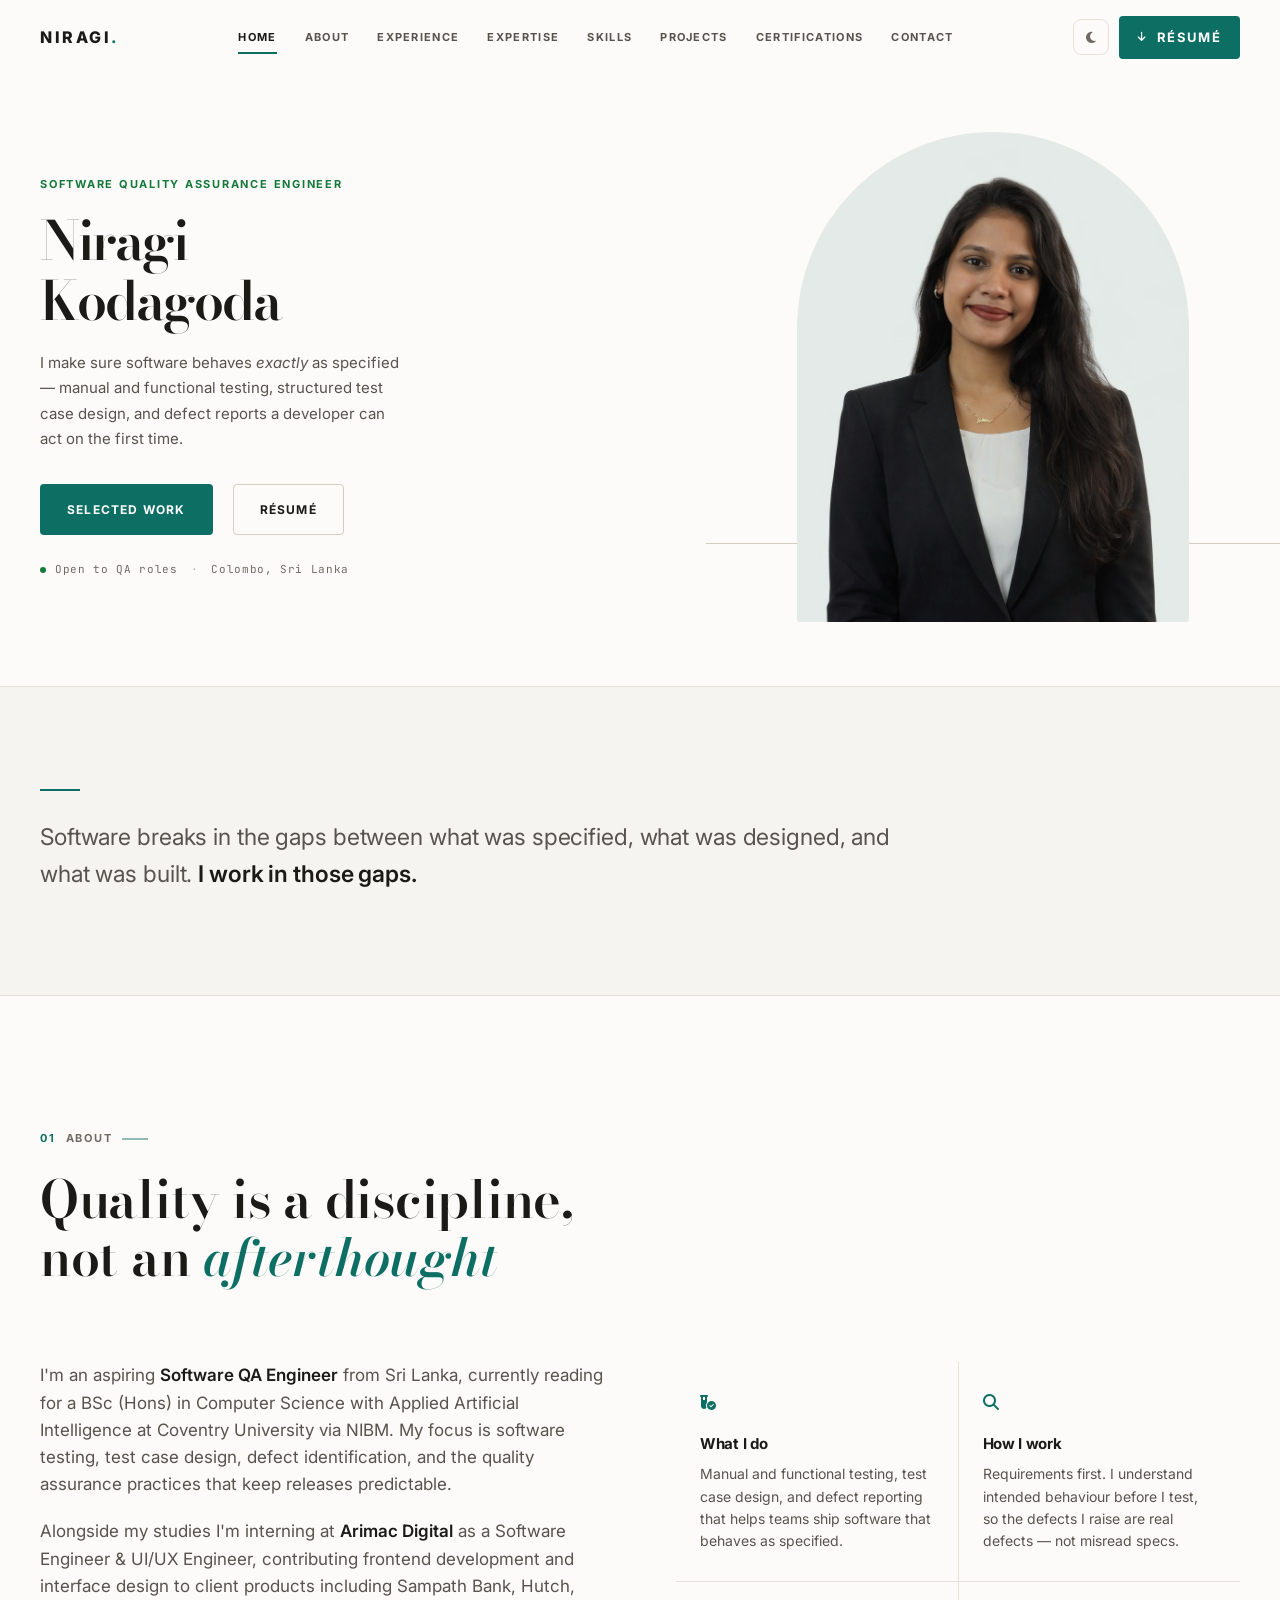
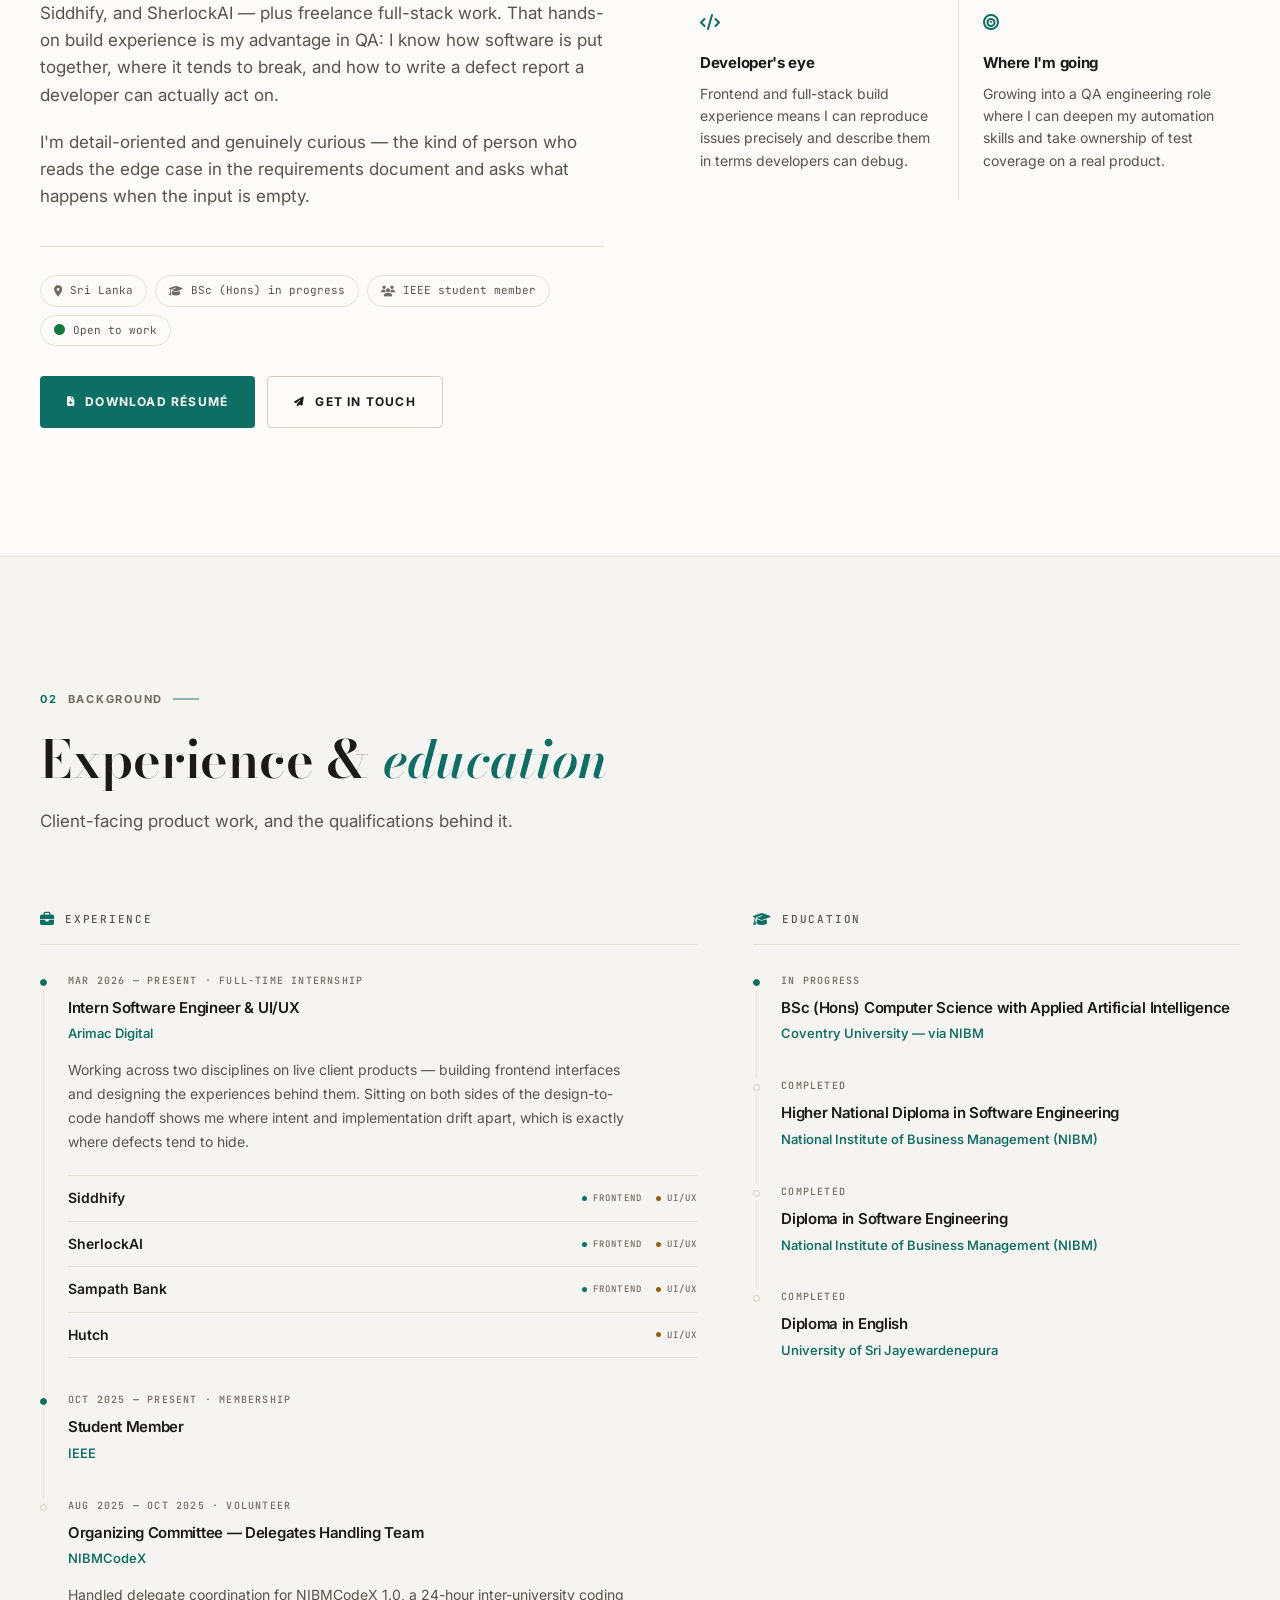
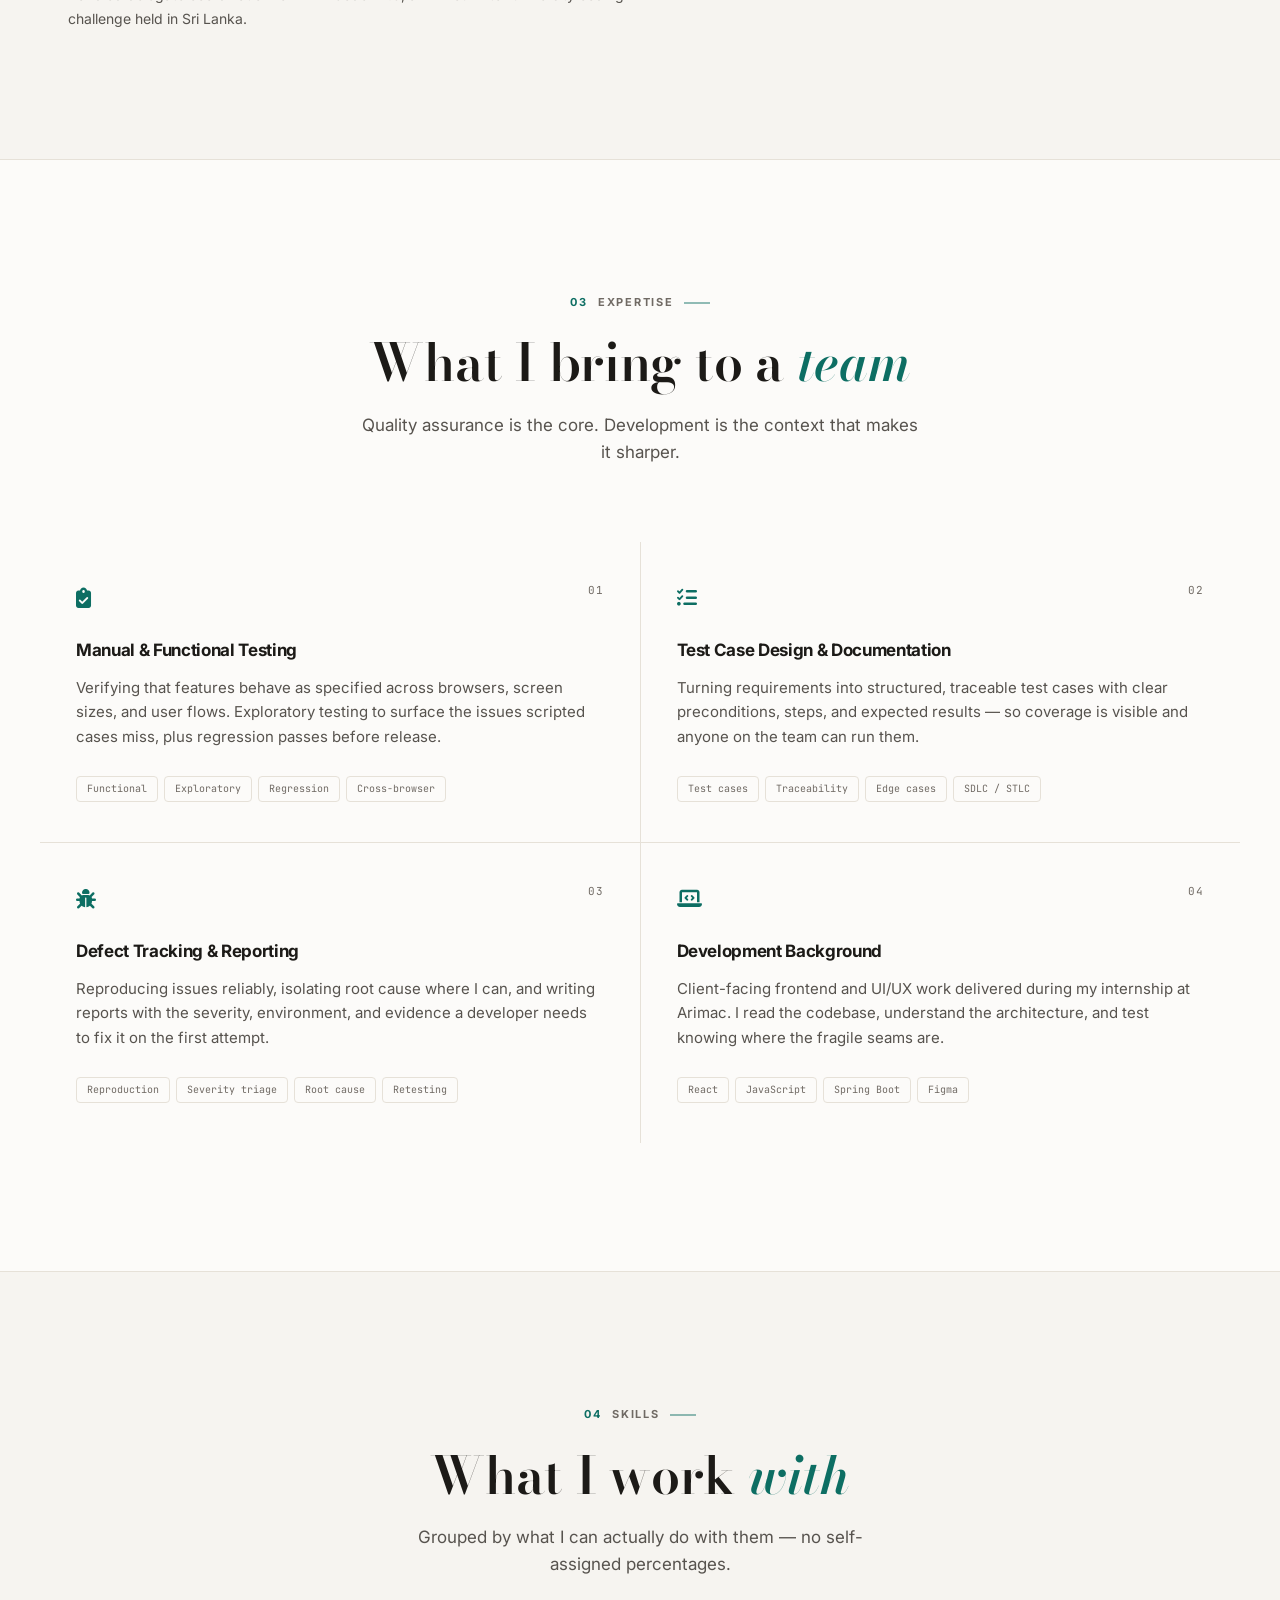
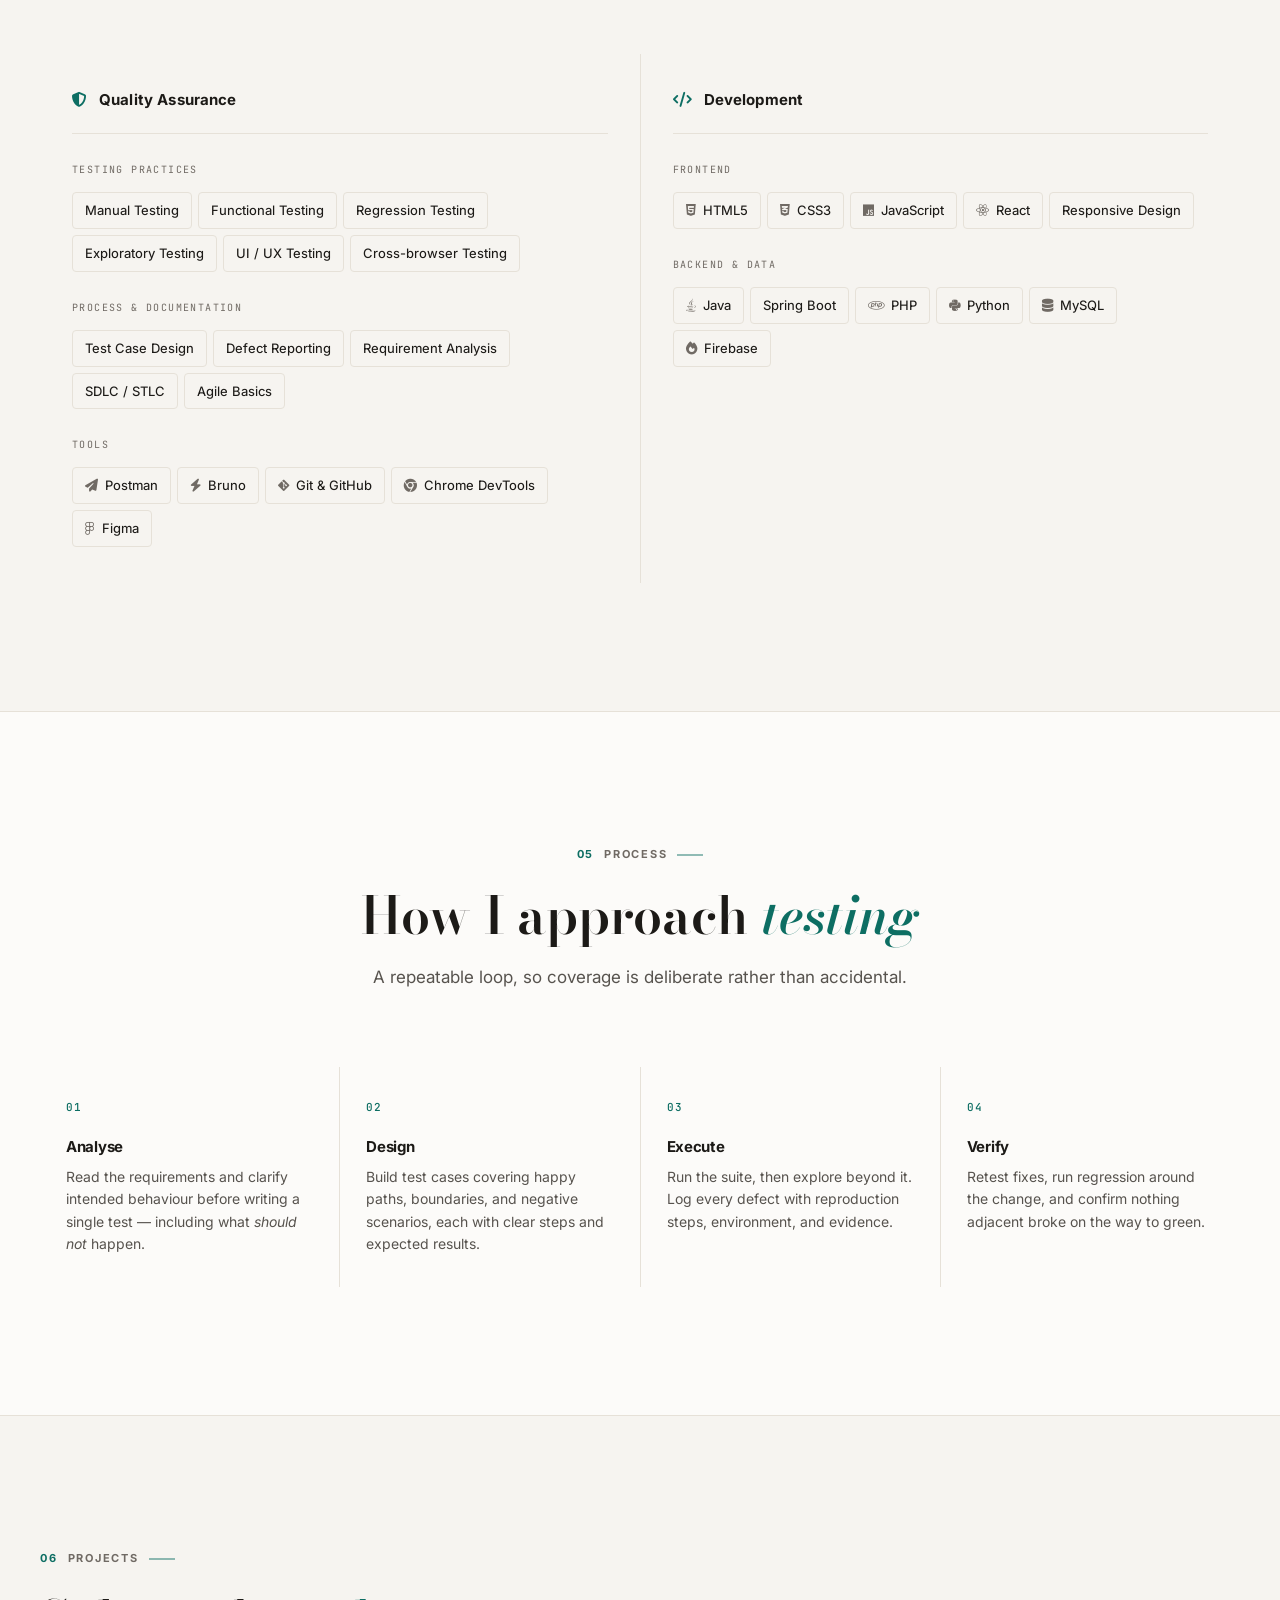
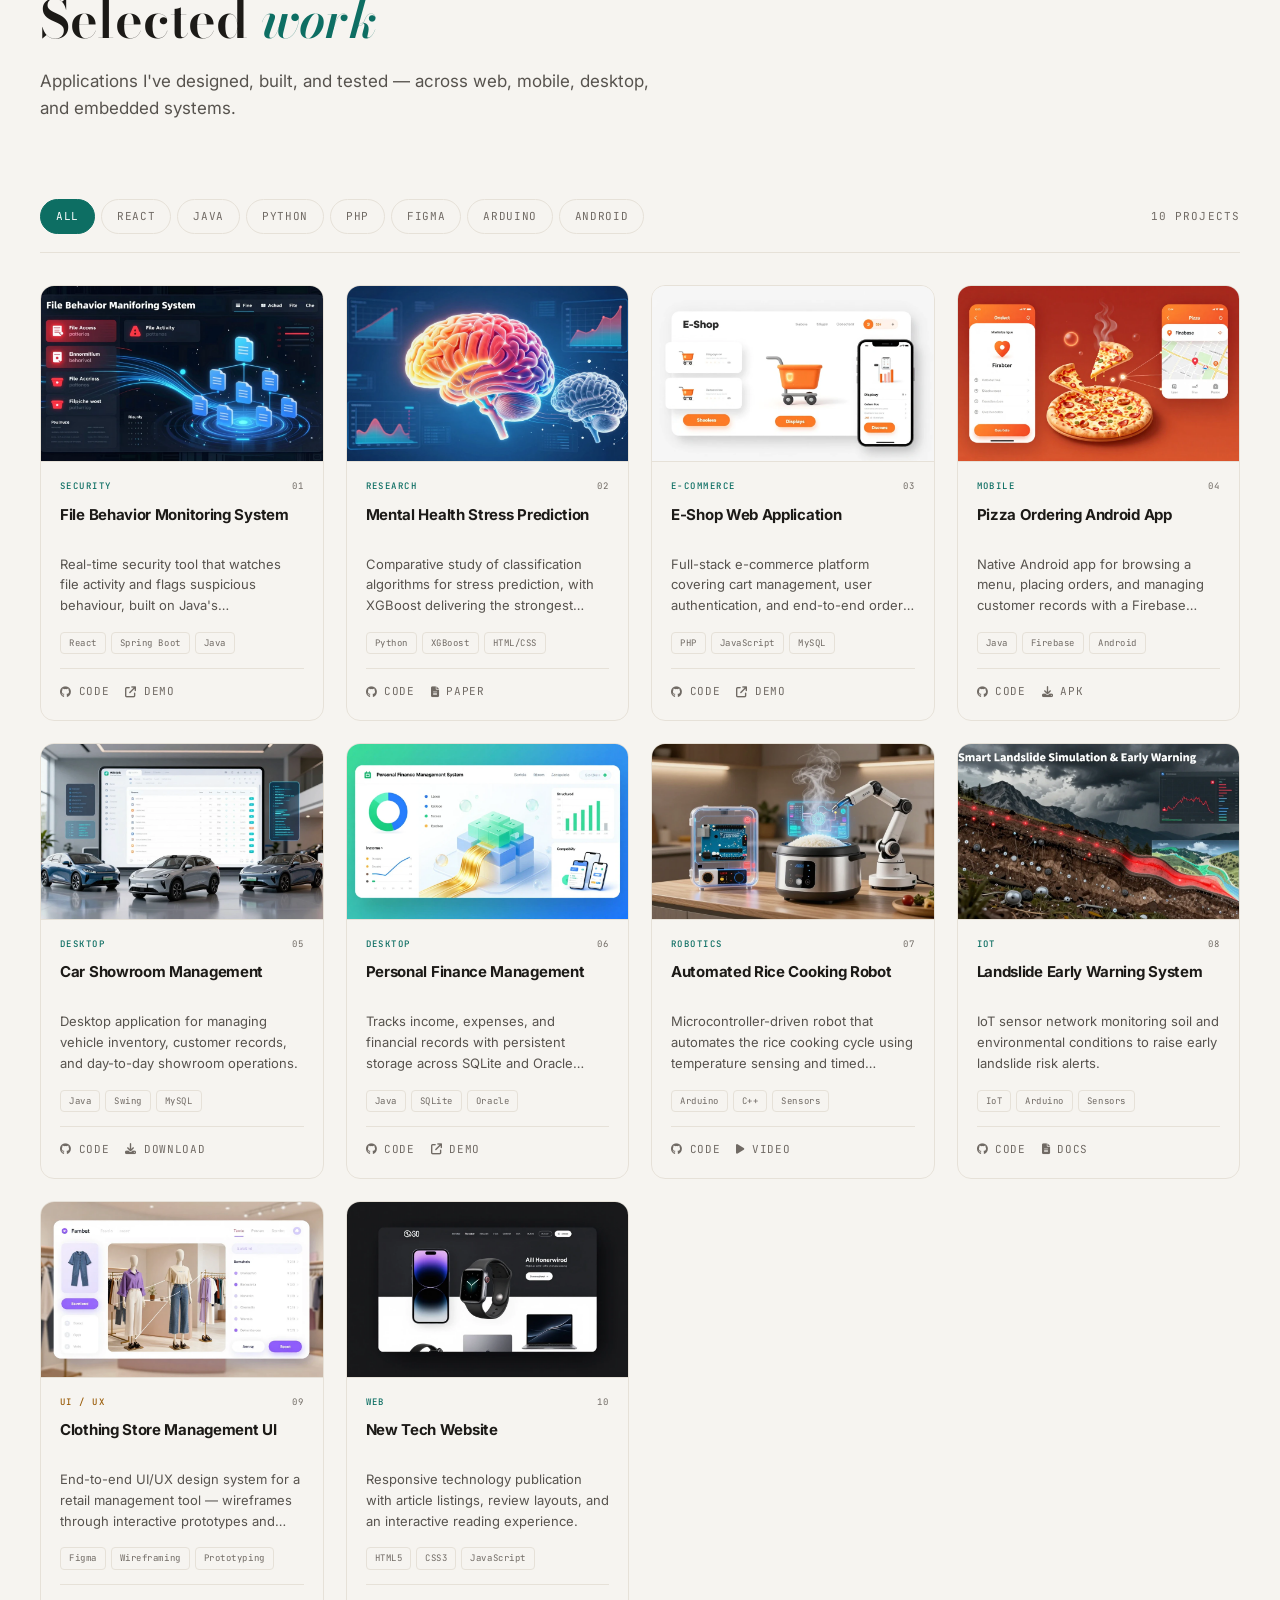
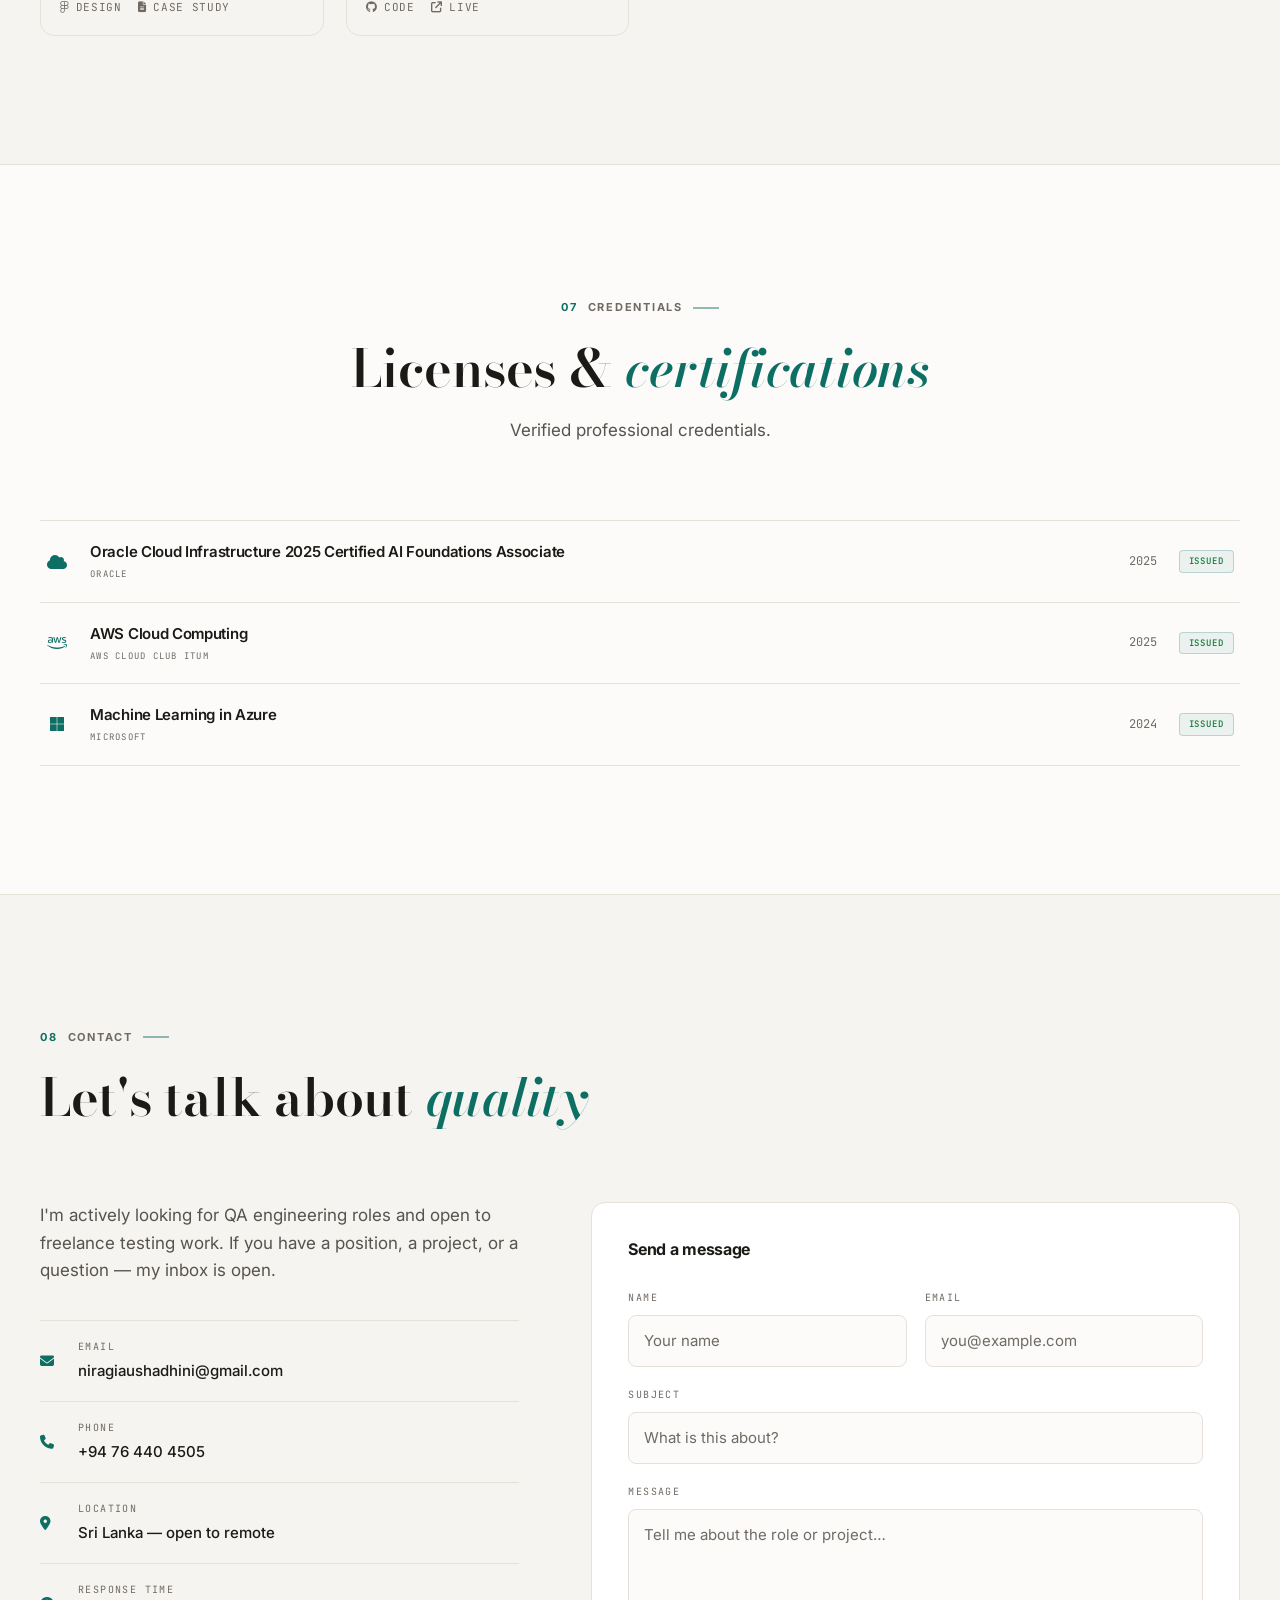
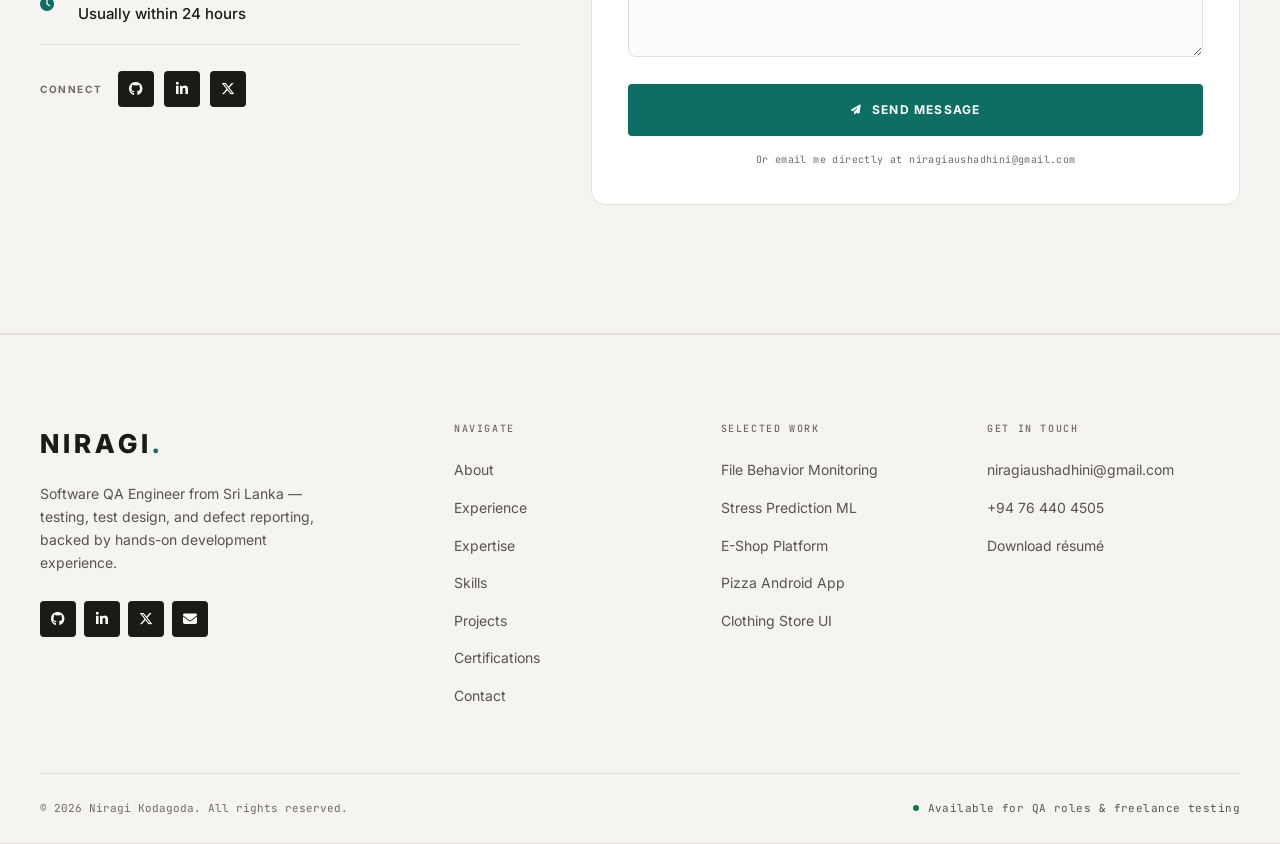
<file: index.html>
<!DOCTYPE html>
<html lang="en" data-theme="light">
<head>
<meta charset="UTF-8">
<meta name="viewport" content="width=device-width, initial-scale=1.0">

<title>Niragi Kodagoda — Software QA Engineer</title>
<meta name="description" content="Software QA Engineer from Sri Lanka specialising in manual and functional testing, test case design, and defect reporting — with hands-on frontend development and UI/UX experience.">
<meta name="author" content="Niragi Kodagoda">
<link rel="canonical" href="https://aushadhini.github.io/Portfolio/">

<!-- Open Graph / social -->
<meta property="og:type" content="website">
<meta property="og:url" content="https://aushadhini.github.io/Portfolio/">
<meta property="og:title" content="Niragi Kodagoda — Software QA Engineer">
<meta property="og:description" content="Software QA Engineer specialising in manual and functional testing, test case design, and defect reporting — backed by real frontend development experience.">
<meta property="og:image" content="https://aushadhini.github.io/Portfolio/assets/profile/me2.jpeg">
<meta property="og:locale" content="en_US">
<meta name="twitter:card" content="summary_large_image">
<meta name="twitter:title" content="Niragi Kodagoda — Software QA Engineer">
<meta name="twitter:description" content="Software QA Engineer specialising in manual and functional testing, test case design, and defect reporting.">
<meta name="twitter:image" content="https://aushadhini.github.io/Portfolio/assets/profile/me2.jpeg">

<meta name="theme-color" content="#1a1512" media="(prefers-color-scheme: light)">
<meta name="theme-color" content="#0f0c0a" media="(prefers-color-scheme: dark)">

<!-- Favicons -->
<link rel="icon" type="image/png" sizes="32x32" href="assets/profile/favicon1.png">
<link rel="icon" type="image/png" sizes="16x16" href="assets/profile/favicon1.png">
<link rel="shortcut icon" href="assets/profile/favicon1.png">
<link rel="apple-touch-icon" href="assets/profile/favicon1.png">

<!-- Fonts: Bodoni Moda (large display only) · Inter (UI, labels + body) · JetBrains Mono (code-adjacent) -->
<link rel="preconnect" href="https://fonts.googleapis.com">
<link rel="preconnect" href="https://fonts.gstatic.com" crossorigin>
<link href="https://fonts.googleapis.com/css2?family=Bodoni+Moda:ital,opsz,wght@0,6..96,400..700;1,6..96,400..600&family=Inter:wght@400;500;600;700&family=JetBrains+Mono:wght@400;500&display=swap" rel="stylesheet">

<link rel="stylesheet" href="css/style.css?v=20260821b">
<link rel="stylesheet" href="https://cdnjs.cloudflare.com/ajax/libs/font-awesome/6.5.1/css/all.min.css"
      integrity="sha512-DTOQO9RWCH3ppGqcWaEA1BIZOC6xxalwEsw9c2QQeAIftl+Vegovlnee1c9QX4TctnWMn13TZye+giMm8e2LwA=="
      crossorigin="anonymous" referrerpolicy="no-referrer">

<!-- Set theme before first paint so there is no flash of the wrong theme -->
<script>
  (function () {
    var saved = localStorage.getItem('nk-theme');
    var theme = saved || (window.matchMedia('(prefers-color-scheme: dark)').matches ? 'dark' : 'light');
    document.documentElement.dataset.theme = theme;
  })();
</script>
</head>
<body>

<a class="skip" href="#main">Skip to content</a>

<!-- ══ NAV ══════════════════════════════════════════════════ -->
<header class="nav" id="nav">
  <div class="wrap nav-in">
    <a href="#home" class="brand" aria-label="Niragi Kodagoda — home">Niragi<em>.</em></a>

    <nav aria-label="Main">
      <ul class="nav-menu" id="navMenu">
        <li><a href="#home">Home</a></li>
        <li><a href="#about">About</a></li>
        <li><a href="#experience">Experience</a></li>
        <li><a href="#expertise">Expertise</a></li>
        <li><a href="#skills">Skills</a></li>
        <li><a href="#projects">Projects</a></li>
        <li><a href="#certifications">Certifications</a></li>
        <li><a href="#contact">Contact</a></li>
      </ul>
    </nav>

    <div class="nav-right">
      <button class="icon-btn" id="themeBtn" aria-label="Switch to dark theme">
        <i class="fas fa-moon" aria-hidden="true"></i>
      </button>
      <a href="assets/cv/Niragi Kodagoda - CV.pdf" class="btn btn-primary nav-cta" target="_blank" rel="noopener">
        <i class="fas fa-arrow-down" aria-hidden="true"></i> Résumé
      </a>
      <button class="icon-btn burger" id="burger" aria-label="Open menu" aria-expanded="false" aria-controls="navMenu">
        <i class="fas fa-bars" aria-hidden="true"></i>
      </button>
    </div>
  </div>
</header>

<main id="main">

<!-- ══ HERO ═════════════════════════════════════════════════ -->
<section class="hero band" id="home">
  <div class="wrap">
    <div class="hero-grid">

      <div class="hero-copy">
        <p class="hero-eyebrow">Software Quality Assurance Engineer</p>
        <h1>Niragi<br>Kodagoda</h1>
        <p class="hero-lede">
          I make sure software behaves <em>exactly</em> as specified — manual and
          functional testing, structured test case design, and defect reports a
          developer can act on the first time.
        </p>
        <div class="hero-actions">
          <a href="#projects" class="btn btn-primary">Selected work</a>
          <a href="assets/cv/Niragi Kodagoda - CV.pdf" class="btn btn-ghost" target="_blank" rel="noopener">Résumé</a>
        </div>
        <p class="hero-note">
          <span class="status-dot" aria-hidden="true"></span>
          Open to QA roles<span class="hero-note-sep">·</span>Colombo, Sri Lanka
        </p>
      </div>

      <div class="hero-media">
        <span class="portrait-rule" aria-hidden="true"></span>
        <div class="portrait">
          <img src="assets/profile/me2.jpeg" alt="Portrait of Niragi Kodagoda" width="848" height="1132">
        </div>
      </div>

    </div>

  </div>
</section>

<!-- ══ STATEMENT ══════════════════════════════════════════ -->
<div class="statement">
  <div class="wrap">
    <p class="statement-text reveal">
      Software breaks in the gaps between what was specified, what was
      designed, and what was built. <em>I work in those gaps.</em>
    </p>
  </div>
</div>

<!-- ══ ABOUT ════════════════════════════════════════════════ -->
<section class="section" id="about">
  <div class="wrap">
    <div class="sec-head reveal">
      <span class="eyebrow">About</span>
      <h2 class="sec-title">Quality is a discipline,<br>not an <em>afterthought</em></h2>
    </div>

    <div class="about-grid">
      <div class="reveal">
        <div class="prose">
          <p>
            I'm an aspiring <strong>Software QA Engineer</strong> from Sri Lanka, currently reading for a
            BSc (Hons) in Computer Science with Applied Artificial Intelligence at Coventry University
            via NIBM. My focus is software testing, test case design, defect identification, and the
            quality assurance practices that keep releases predictable.
          </p>
          <p>
            Alongside my studies I'm interning at <strong>Arimac Digital</strong> as a Software
            Engineer &amp; UI/UX Engineer, contributing frontend development and interface design
            to client products including Sampath Bank, Hutch, Siddhify, and SherlockAI — plus
            freelance full-stack work. That hands-on build experience is my advantage in QA: I know
            how software is put together, where it tends to break, and how to write a defect report
            a developer can actually act on.
          </p>
          <p>
            I'm detail-oriented and genuinely curious — the kind of person who reads the edge case in
            the requirements document and asks what happens when the input is empty.
          </p>
        </div>

        <div class="facts">
          <span class="fact"><i class="fas fa-location-dot" aria-hidden="true"></i> Sri Lanka</span>
          <span class="fact"><i class="fas fa-graduation-cap" aria-hidden="true"></i> BSc (Hons) in progress</span>
          <span class="fact"><i class="fas fa-users" aria-hidden="true"></i> IEEE student member</span>
          <span class="fact fact--live"><i class="fas fa-circle" aria-hidden="true"></i> Open to work</span>
        </div>

        <div class="about-actions">
          <a href="assets/cv/Niragi Kodagoda - CV.pdf" class="btn btn-primary" target="_blank" rel="noopener">
            <i class="fas fa-file-arrow-down" aria-hidden="true"></i> Download résumé
          </a>
          <a href="#contact" class="btn btn-ghost">
            <i class="fas fa-paper-plane" aria-hidden="true"></i> Get in touch
          </a>
        </div>
      </div>

      <div class="pillars reveal-group">
        <article class="pillar">
          <div class="pillar-ico"><i class="fas fa-vial-circle-check" aria-hidden="true"></i></div>
          <h3>What I do</h3>
          <p>Manual and functional testing, test case design, and defect reporting that helps teams ship software that behaves as specified.</p>
        </article>
        <article class="pillar">
          <div class="pillar-ico"><i class="fas fa-magnifying-glass" aria-hidden="true"></i></div>
          <h3>How I work</h3>
          <p>Requirements first. I understand intended behaviour before I test, so the defects I raise are real defects — not misread specs.</p>
        </article>
        <article class="pillar">
          <div class="pillar-ico"><i class="fas fa-code" aria-hidden="true"></i></div>
          <h3>Developer's eye</h3>
          <p>Frontend and full-stack build experience means I can reproduce issues precisely and describe them in terms developers can debug.</p>
        </article>
        <article class="pillar">
          <div class="pillar-ico"><i class="fas fa-bullseye" aria-hidden="true"></i></div>
          <h3>Where I'm going</h3>
          <p>Growing into a QA engineering role where I can deepen my automation skills and take ownership of test coverage on a real product.</p>
        </article>
      </div>
    </div>
  </div>
</section>


<!-- ══ EXPERIENCE ═══════════════════════════════════════════ -->
<section class="section section--sub section--bordered" id="experience">
  <div class="wrap">
    <div class="sec-head reveal">
      <span class="eyebrow">Background</span>
      <h2 class="sec-title">Experience &amp; <em>education</em></h2>
      <p class="sec-sub">Client-facing product work, and the qualifications behind it.</p>
    </div>

    <div class="tracks">

      <div class="track reveal">
        <div class="track-head">
          <i class="fas fa-briefcase" aria-hidden="true"></i>
          <h3>Experience</h3>
        </div>

        <ol class="entries">
          <li class="entry entry--current">
            <p class="entry-when">Mar 2026 — Present &middot; Full-time internship</p>
            <h4 class="entry-title">Intern Software Engineer &amp; UI/UX</h4>
            <p class="entry-org">Arimac Digital</p>
            <p class="entry-desc">
              Working across two disciplines on live client products — building frontend
              interfaces and designing the experiences behind them. Sitting on both sides of
              the design-to-code handoff shows me where intent and implementation drift
              apart, which is exactly where defects tend to hide.
            </p>

            <ul class="entry-products">
              <li>
                <span class="ep-name">Siddhify</span>
                <span class="ep-discs"><span class="disc disc--fe">Frontend</span><span class="disc disc--ux">UI/UX</span></span>
              </li>
              <li>
                <span class="ep-name">SherlockAI</span>
                <span class="ep-discs"><span class="disc disc--fe">Frontend</span><span class="disc disc--ux">UI/UX</span></span>
              </li>
              <li>
                <span class="ep-name">Sampath Bank</span>
                <span class="ep-discs"><span class="disc disc--fe">Frontend</span><span class="disc disc--ux">UI/UX</span></span>
              </li>
              <li>
                <span class="ep-name">Hutch</span>
                <span class="ep-discs"><span class="disc disc--ux">UI/UX</span></span>
              </li>
            </ul>
          </li>

          <li class="entry entry--current">
            <p class="entry-when">Oct 2025 — Present &middot; Membership</p>
            <h4 class="entry-title">Student Member</h4>
            <p class="entry-org">IEEE</p>
          </li>

          <li class="entry">
            <p class="entry-when">Aug 2025 — Oct 2025 &middot; Volunteer</p>
            <h4 class="entry-title">Organizing Committee — Delegates Handling Team</h4>
            <p class="entry-org">NIBMCodeX</p>
            <p class="entry-desc">
              Handled delegate coordination for NIBMCodeX 1.0, a 24-hour inter-university
              coding challenge held in Sri Lanka.
            </p>
          </li>
        </ol>
      </div>

      <div class="track reveal">
        <div class="track-head">
          <i class="fas fa-graduation-cap" aria-hidden="true"></i>
          <h3>Education</h3>
        </div>

        <ol class="entries">
          <li class="entry entry--current">
            <p class="entry-when">In progress</p>
            <h4 class="entry-title">BSc (Hons) Computer Science with Applied Artificial Intelligence</h4>
            <p class="entry-org">Coventry University — via NIBM</p>
          </li>
          <li class="entry">
            <p class="entry-when">Completed</p>
            <h4 class="entry-title">Higher National Diploma in Software Engineering</h4>
            <p class="entry-org">National Institute of Business Management (NIBM)</p>
          </li>
          <li class="entry">
            <p class="entry-when">Completed</p>
            <h4 class="entry-title">Diploma in Software Engineering</h4>
            <p class="entry-org">National Institute of Business Management (NIBM)</p>
          </li>
          <li class="entry">
            <p class="entry-when">Completed</p>
            <h4 class="entry-title">Diploma in English</h4>
            <p class="entry-org">University of Sri Jayewardenepura</p>
          </li>
        </ol>
      </div>

    </div>
  </div>
</section>
<!-- ══ EXPERTISE ════════════════════════════════════════════ -->
<section class="section" id="expertise">
  <div class="wrap">
    <div class="sec-head sec-head--center reveal">
      <span class="eyebrow">Expertise</span>
      <h2 class="sec-title">What I bring to a <em>team</em></h2>
      <p class="sec-sub">Quality assurance is the core. Development is the context that makes it sharper.</p>
    </div>

    <div class="cards reveal-group">
      <article class="card">
        <span class="card-num">01</span>
        <div class="card-ico"><i class="fas fa-clipboard-check" aria-hidden="true"></i></div>
        <h3>Manual &amp; Functional Testing</h3>
        <p>
          Verifying that features behave as specified across browsers, screen sizes, and user flows.
          Exploratory testing to surface the issues scripted cases miss, plus regression passes before release.
        </p>
        <div class="tags">
          <span class="tag">Functional</span>
          <span class="tag">Exploratory</span>
          <span class="tag">Regression</span>
          <span class="tag">Cross-browser</span>
        </div>
      </article>

      <article class="card">
        <span class="card-num">02</span>
        <div class="card-ico"><i class="fas fa-list-check" aria-hidden="true"></i></div>
        <h3>Test Case Design &amp; Documentation</h3>
        <p>
          Turning requirements into structured, traceable test cases with clear preconditions,
          steps, and expected results — so coverage is visible and anyone on the team can run them.
        </p>
        <div class="tags">
          <span class="tag">Test cases</span>
          <span class="tag">Traceability</span>
          <span class="tag">Edge cases</span>
          <span class="tag">SDLC / STLC</span>
        </div>
      </article>

      <article class="card">
        <span class="card-num">03</span>
        <div class="card-ico"><i class="fas fa-bug" aria-hidden="true"></i></div>
        <h3>Defect Tracking &amp; Reporting</h3>
        <p>
          Reproducing issues reliably, isolating root cause where I can, and writing reports with
          the severity, environment, and evidence a developer needs to fix it on the first attempt.
        </p>
        <div class="tags">
          <span class="tag">Reproduction</span>
          <span class="tag">Severity triage</span>
          <span class="tag">Root cause</span>
          <span class="tag">Retesting</span>
        </div>
      </article>

      <article class="card">
        <span class="card-num">04</span>
        <div class="card-ico"><i class="fas fa-laptop-code" aria-hidden="true"></i></div>
        <h3>Development Background</h3>
        <p>
          Client-facing frontend and UI/UX work delivered during my internship at Arimac. I read
          the codebase, understand the architecture, and test knowing where the fragile seams are.
        </p>
        <div class="tags">
          <span class="tag">React</span>
          <span class="tag">JavaScript</span>
          <span class="tag">Spring Boot</span>
          <span class="tag">Figma</span>
        </div>
      </article>
    </div>
  </div>
</section>

<!-- ══ SKILLS & EDUCATION ═══════════════════════════════════ -->
<section class="section section--sub section--bordered" id="skills">
  <div class="wrap">
    <div class="sec-head sec-head--center reveal">
      <span class="eyebrow">Skills</span>
      <h2 class="sec-title">What I work <em>with</em></h2>
      <p class="sec-sub">Grouped by what I can actually do with them — no self-assigned percentages.</p>
    </div>

    <div class="split reveal-group">
      <div class="panel">
        <div class="panel-head">
          <i class="fas fa-shield-halved" aria-hidden="true"></i>
          <h3>Quality Assurance</h3>
        </div>

        <div class="skill-group">
          <span class="skill-group-label">Testing practices</span>
          <div class="chips">
            <span class="chip">Manual Testing</span>
            <span class="chip">Functional Testing</span>
            <span class="chip">Regression Testing</span>
            <span class="chip">Exploratory Testing</span>
            <span class="chip">UI / UX Testing</span>
            <span class="chip">Cross-browser Testing</span>
          </div>
        </div>

        <div class="skill-group">
          <span class="skill-group-label">Process &amp; documentation</span>
          <div class="chips">
            <span class="chip">Test Case Design</span>
            <span class="chip">Defect Reporting</span>
            <span class="chip">Requirement Analysis</span>
            <span class="chip">SDLC / STLC</span>
            <span class="chip">Agile Basics</span>
          </div>
        </div>

        <div class="skill-group">
          <span class="skill-group-label">Tools</span>
          <div class="chips">
            <span class="chip"><i class="fas fa-paper-plane" aria-hidden="true"></i> Postman</span>
            <span class="chip"><i class="fas fa-bolt" aria-hidden="true"></i> Bruno</span>
            <span class="chip"><i class="fab fa-git-alt" aria-hidden="true"></i> Git &amp; GitHub</span>
            <span class="chip"><i class="fab fa-chrome" aria-hidden="true"></i> Chrome DevTools</span>
            <span class="chip"><i class="fab fa-figma" aria-hidden="true"></i> Figma</span>
          </div>
        </div>
      </div>

      <div class="panel">
        <div class="panel-head">
          <i class="fas fa-code" aria-hidden="true"></i>
          <h3>Development</h3>
        </div>

        <div class="skill-group">
          <span class="skill-group-label">Frontend</span>
          <div class="chips">
            <span class="chip"><i class="fab fa-html5" aria-hidden="true"></i> HTML5</span>
            <span class="chip"><i class="fab fa-css3-alt" aria-hidden="true"></i> CSS3</span>
            <span class="chip"><i class="fab fa-js" aria-hidden="true"></i> JavaScript</span>
            <span class="chip"><i class="fab fa-react" aria-hidden="true"></i> React</span>
            <span class="chip">Responsive Design</span>
          </div>
        </div>

        <div class="skill-group">
          <span class="skill-group-label">Backend &amp; data</span>
          <div class="chips">
            <span class="chip"><i class="fab fa-java" aria-hidden="true"></i> Java</span>
            <span class="chip">Spring Boot</span>
            <span class="chip"><i class="fab fa-php" aria-hidden="true"></i> PHP</span>
            <span class="chip"><i class="fab fa-python" aria-hidden="true"></i> Python</span>
            <span class="chip"><i class="fas fa-database" aria-hidden="true"></i> MySQL</span>
            <span class="chip"><i class="fas fa-fire" aria-hidden="true"></i> Firebase</span>
          </div>
        </div>

      </div>

    </div>
  </div>
</section>

<!-- ══ PROCESS ══════════════════════════════════════════════ -->
<section class="section" id="process">
  <div class="wrap">
    <div class="sec-head sec-head--center reveal">
      <span class="eyebrow">Process</span>
      <h2 class="sec-title">How I approach <em>testing</em></h2>
      <p class="sec-sub">A repeatable loop, so coverage is deliberate rather than accidental.</p>
    </div>

    <div class="steps reveal-group">
      <article class="step">
        <div class="step-n">01</div>
        <h3>Analyse</h3>
        <p>Read the requirements and clarify intended behaviour before writing a single test — including what <em>should not</em> happen.</p>
      </article>
      <article class="step">
        <div class="step-n">02</div>
        <h3>Design</h3>
        <p>Build test cases covering happy paths, boundaries, and negative scenarios, each with clear steps and expected results.</p>
      </article>
      <article class="step">
        <div class="step-n">03</div>
        <h3>Execute</h3>
        <p>Run the suite, then explore beyond it. Log every defect with reproduction steps, environment, and evidence.</p>
      </article>
      <article class="step">
        <div class="step-n">04</div>
        <h3>Verify</h3>
        <p>Retest fixes, run regression around the change, and confirm nothing adjacent broke on the way to green.</p>
      </article>
    </div>
  </div>
</section>

<!-- ══ PROJECTS ═════════════════════════════════════════════ -->
<section class="section section--sub section--bordered" id="projects">
  <div class="wrap">
    <div class="sec-head reveal">
      <span class="eyebrow">Projects</span>
      <h2 class="sec-title">Selected <em>work</em></h2>
      <p class="sec-sub">Applications I've designed, built, and tested — across web, mobile, desktop, and embedded systems.</p>
    </div>

    <div class="proj-bar reveal">
      <fieldset class="filters" aria-label="Filter projects by technology">
        <button class="filter is-active" data-filter="all" aria-pressed="true">All</button>
        <button class="filter" data-filter="react" aria-pressed="false">React</button>
        <button class="filter" data-filter="java" aria-pressed="false">Java</button>
        <button class="filter" data-filter="python" aria-pressed="false">Python</button>
        <button class="filter" data-filter="php" aria-pressed="false">PHP</button>
        <button class="filter" data-filter="figma" aria-pressed="false">Figma</button>
        <button class="filter" data-filter="arduino" aria-pressed="false">Arduino</button>
        <button class="filter" data-filter="android" aria-pressed="false">Android</button>
      </fieldset>
      <p class="proj-count" id="projCount" aria-live="polite">10 projects</p>
    </div>

    <div class="proj-grid reveal" id="projGrid">

      <article class="proj" data-tags="react java">
        <div class="proj-media">
          <img src="assets/projects/file-monitoring.png" alt="File Behavior Monitoring System dashboard" loading="lazy">
        </div>
        <div class="proj-body">
          <div class="proj-head">
            <span class="proj-kind">Security</span>
            <span class="proj-num" aria-hidden="true"></span>
          </div>
          <h3 class="proj-title">File Behavior Monitoring System</h3>
          <p class="proj-desc">Real-time security tool that watches file activity and flags suspicious behaviour, built on Java's WatchService API with a React dashboard.</p>
          <div class="proj-stack"><span>React</span><span>Spring Boot</span><span>Java</span></div>
          <div class="proj-links">
            <a href="https://github.com/aushadhini" class="link" target="_blank" rel="noopener"><i class="fab fa-github" aria-hidden="true"></i> Code</a>
            <a href="https://github.com/aushadhini" class="link" target="_blank" rel="noopener"><i class="fas fa-arrow-up-right-from-square" aria-hidden="true"></i> Demo</a>
          </div>
        </div>
      </article>

      <article class="proj" data-tags="python">
        <div class="proj-media">
          <img src="assets/projects/stress-prediction.png" alt="Mental health stress prediction model results" loading="lazy">
        </div>
        <div class="proj-body">
          <div class="proj-head">
            <span class="proj-kind">Research</span>
            <span class="proj-num" aria-hidden="true"></span>
          </div>
          <h3 class="proj-title">Mental Health Stress Prediction</h3>
          <p class="proj-desc">Comparative study of classification algorithms for stress prediction, with XGBoost delivering the strongest accuracy across the evaluated models.</p>
          <div class="proj-stack"><span>Python</span><span>XGBoost</span><span>HTML/CSS</span></div>
          <div class="proj-links">
            <a href="https://github.com/aushadhini" class="link" target="_blank" rel="noopener"><i class="fab fa-github" aria-hidden="true"></i> Code</a>
            <a href="https://github.com/aushadhini" class="link" target="_blank" rel="noopener"><i class="fas fa-file-lines" aria-hidden="true"></i> Paper</a>
          </div>
        </div>
      </article>

      <article class="proj" data-tags="php">
        <div class="proj-media">
          <img src="assets/projects/eshop.png" alt="E-Shop web application storefront" loading="lazy">
        </div>
        <div class="proj-body">
          <div class="proj-head">
            <span class="proj-kind">E-commerce</span>
            <span class="proj-num" aria-hidden="true"></span>
          </div>
          <h3 class="proj-title">E-Shop Web Application</h3>
          <p class="proj-desc">Full-stack e-commerce platform covering cart management, user authentication, and end-to-end order processing.</p>
          <div class="proj-stack"><span>PHP</span><span>JavaScript</span><span>MySQL</span></div>
          <div class="proj-links">
            <a href="https://github.com/aushadhini" class="link" target="_blank" rel="noopener"><i class="fab fa-github" aria-hidden="true"></i> Code</a>
            <a href="https://github.com/aushadhini" class="link" target="_blank" rel="noopener"><i class="fas fa-arrow-up-right-from-square" aria-hidden="true"></i> Demo</a>
          </div>
        </div>
      </article>

      <article class="proj" data-tags="java android">
        <div class="proj-media">
          <img src="assets/projects/pizza-app.png" alt="Pizza ordering Android app screens" loading="lazy">
        </div>
        <div class="proj-body">
          <div class="proj-head">
            <span class="proj-kind">Mobile</span>
            <span class="proj-num" aria-hidden="true"></span>
          </div>
          <h3 class="proj-title">Pizza Ordering Android App</h3>
          <p class="proj-desc">Native Android app for browsing a menu, placing orders, and managing customer records with a Firebase backend.</p>
          <div class="proj-stack"><span>Java</span><span>Firebase</span><span>Android</span></div>
          <div class="proj-links">
            <a href="https://github.com/aushadhini" class="link" target="_blank" rel="noopener"><i class="fab fa-github" aria-hidden="true"></i> Code</a>
            <a href="https://github.com/aushadhini" class="link" target="_blank" rel="noopener"><i class="fas fa-download" aria-hidden="true"></i> APK</a>
          </div>
        </div>
      </article>

      <article class="proj" data-tags="java">
        <div class="proj-media">
          <img src="assets/projects/car-showroom.png" alt="Car showroom management system interface" loading="lazy">
        </div>
        <div class="proj-body">
          <div class="proj-head">
            <span class="proj-kind">Desktop</span>
            <span class="proj-num" aria-hidden="true"></span>
          </div>
          <h3 class="proj-title">Car Showroom Management</h3>
          <p class="proj-desc">Desktop application for managing vehicle inventory, customer records, and day-to-day showroom operations.</p>
          <div class="proj-stack"><span>Java</span><span>Swing</span><span>MySQL</span></div>
          <div class="proj-links">
            <a href="https://github.com/aushadhini" class="link" target="_blank" rel="noopener"><i class="fab fa-github" aria-hidden="true"></i> Code</a>
            <a href="https://github.com/aushadhini" class="link" target="_blank" rel="noopener"><i class="fas fa-download" aria-hidden="true"></i> Download</a>
          </div>
        </div>
      </article>

      <article class="proj" data-tags="java">
        <div class="proj-media">
          <img src="assets/projects/finance.png" alt="Personal finance management application" loading="lazy">
        </div>
        <div class="proj-body">
          <div class="proj-head">
            <span class="proj-kind">Desktop</span>
            <span class="proj-num" aria-hidden="true"></span>
          </div>
          <h3 class="proj-title">Personal Finance Management</h3>
          <p class="proj-desc">Tracks income, expenses, and financial records with persistent storage across SQLite and Oracle Database.</p>
          <div class="proj-stack"><span>Java</span><span>SQLite</span><span>Oracle</span></div>
          <div class="proj-links">
            <a href="https://github.com/aushadhini" class="link" target="_blank" rel="noopener"><i class="fab fa-github" aria-hidden="true"></i> Code</a>
            <a href="https://github.com/aushadhini" class="link" target="_blank" rel="noopener"><i class="fas fa-arrow-up-right-from-square" aria-hidden="true"></i> Demo</a>
          </div>
        </div>
      </article>

      <article class="proj" data-tags="arduino">
        <div class="proj-media">
          <img src="assets/projects/rice-robot.png" alt="Automated rice cooking robot prototype" loading="lazy">
        </div>
        <div class="proj-body">
          <div class="proj-head">
            <span class="proj-kind">Robotics</span>
            <span class="proj-num" aria-hidden="true"></span>
          </div>
          <h3 class="proj-title">Automated Rice Cooking Robot</h3>
          <p class="proj-desc">Microcontroller-driven robot that automates the rice cooking cycle using temperature sensing and timed actuation.</p>
          <div class="proj-stack"><span>Arduino</span><span>C++</span><span>Sensors</span></div>
          <div class="proj-links">
            <a href="https://github.com/aushadhini" class="link" target="_blank" rel="noopener"><i class="fab fa-github" aria-hidden="true"></i> Code</a>
            <a href="https://github.com/aushadhini" class="link" target="_blank" rel="noopener"><i class="fas fa-play" aria-hidden="true"></i> Video</a>
          </div>
        </div>
      </article>

      <article class="proj" data-tags="arduino">
        <div class="proj-media">
          <img src="assets/projects/landslide.png" alt="Landslide early warning system sensors" loading="lazy">
        </div>
        <div class="proj-body">
          <div class="proj-head">
            <span class="proj-kind">IoT</span>
            <span class="proj-num" aria-hidden="true"></span>
          </div>
          <h3 class="proj-title">Landslide Early Warning System</h3>
          <p class="proj-desc">IoT sensor network monitoring soil and environmental conditions to raise early landslide risk alerts.</p>
          <div class="proj-stack"><span>IoT</span><span>Arduino</span><span>Sensors</span></div>
          <div class="proj-links">
            <a href="https://github.com/aushadhini" class="link" target="_blank" rel="noopener"><i class="fab fa-github" aria-hidden="true"></i> Code</a>
            <a href="https://github.com/aushadhini" class="link" target="_blank" rel="noopener"><i class="fas fa-file-lines" aria-hidden="true"></i> Docs</a>
          </div>
        </div>
      </article>

      <article class="proj" data-tags="figma">
        <div class="proj-media">
          <img src="assets/projects/clothing-store.png" alt="Clothing store management UI design system" loading="lazy">
        </div>
        <div class="proj-body">
          <div class="proj-head">
            <span class="proj-kind proj-kind--alt">UI / UX</span>
            <span class="proj-num" aria-hidden="true"></span>
          </div>
          <h3 class="proj-title">Clothing Store Management UI</h3>
          <p class="proj-desc">End-to-end UI/UX design system for a retail management tool — wireframes through interactive prototypes and handoff documentation.</p>
          <div class="proj-stack"><span>Figma</span><span>Wireframing</span><span>Prototyping</span></div>
          <div class="proj-links">
            <a href="https://github.com/aushadhini" class="link" target="_blank" rel="noopener"><i class="fab fa-figma" aria-hidden="true"></i> Design</a>
            <a href="https://github.com/aushadhini" class="link" target="_blank" rel="noopener"><i class="fas fa-file-lines" aria-hidden="true"></i> Case study</a>
          </div>
        </div>
      </article>

      <article class="proj" data-tags="">
        <div class="proj-media">
          <img src="assets/projects/tech-website.png" alt="Technology news website homepage" loading="lazy">
        </div>
        <div class="proj-body">
          <div class="proj-head">
            <span class="proj-kind">Web</span>
            <span class="proj-num" aria-hidden="true"></span>
          </div>
          <h3 class="proj-title">New Tech Website</h3>
          <p class="proj-desc">Responsive technology publication with article listings, review layouts, and an interactive reading experience.</p>
          <div class="proj-stack"><span>HTML5</span><span>CSS3</span><span>JavaScript</span></div>
          <div class="proj-links">
            <a href="https://github.com/aushadhini" class="link" target="_blank" rel="noopener"><i class="fab fa-github" aria-hidden="true"></i> Code</a>
            <a href="https://github.com/aushadhini" class="link" target="_blank" rel="noopener"><i class="fas fa-arrow-up-right-from-square" aria-hidden="true"></i> Live</a>
          </div>
        </div>
      </article>

    </div>

    <p class="proj-empty" id="projEmpty" hidden>No projects match that filter.</p>
  </div>
</section>

<!-- ══ CERTIFICATIONS ═══════════════════════════════════════ -->
<section class="section" id="certifications">
  <div class="wrap">
    <div class="sec-head sec-head--center reveal">
      <span class="eyebrow">Credentials</span>
      <h2 class="sec-title">Licenses &amp; <em>certifications</em></h2>
      <p class="sec-sub">Verified professional credentials.</p>
    </div>

    <ul class="cert-list reveal">
      <li class="cert">
        <i class="cert-ico fas fa-cloud" aria-hidden="true"></i>
        <div class="cert-main">
          <h3 class="cert-name">Oracle Cloud Infrastructure 2025 Certified AI Foundations Associate</h3>
          <p class="cert-org">Oracle</p>
        </div>
        <span class="cert-year">2025</span>
        <span class="badge badge--issued">Issued</span>
      </li>
      <li class="cert">
        <i class="cert-ico fab fa-aws" aria-hidden="true"></i>
        <div class="cert-main">
          <h3 class="cert-name">AWS Cloud Computing</h3>
          <p class="cert-org">AWS Cloud Club ITUM</p>
        </div>
        <span class="cert-year">2025</span>
        <span class="badge badge--issued">Issued</span>
      </li>
      <li class="cert">
        <i class="cert-ico fab fa-microsoft" aria-hidden="true"></i>
        <div class="cert-main">
          <h3 class="cert-name">Machine Learning in Azure</h3>
          <p class="cert-org">Microsoft</p>
        </div>
        <span class="cert-year">2024</span>
        <span class="badge badge--issued">Issued</span>
      </li>
    </ul>
  </div>
</section>

<!-- ══ CONTACT ══════════════════════════════════════════════ -->
<section class="section section--sub section--bordered" id="contact">
  <div class="wrap">
    <div class="sec-head reveal">
      <span class="eyebrow">Contact</span>
      <h2 class="sec-title">Let's talk about <em>quality</em></h2>
    </div>

    <div class="contact-grid">
      <div class="reveal">
        <p class="contact-lede">
          I'm actively looking for QA engineering roles and open to freelance testing work.
          If you have a position, a project, or a question — my inbox is open.
        </p>

        <div class="info-list">
          <div class="info-row">
            <div class="info-ico"><i class="fas fa-envelope" aria-hidden="true"></i></div>
            <div>
              <div class="info-k">Email</div>
              <div class="info-v"><a href="mailto:niragiaushadhini@gmail.com">niragiaushadhini@gmail.com</a></div>
            </div>
          </div>
          <div class="info-row">
            <div class="info-ico"><i class="fas fa-phone" aria-hidden="true"></i></div>
            <div>
              <div class="info-k">Phone</div>
              <div class="info-v"><a href="tel:+94764404505">+94 76 440 4505</a></div>
            </div>
          </div>
          <div class="info-row">
            <div class="info-ico"><i class="fas fa-location-dot" aria-hidden="true"></i></div>
            <div>
              <div class="info-k">Location</div>
              <div class="info-v">Sri Lanka — open to remote</div>
            </div>
          </div>
          <div class="info-row">
            <div class="info-ico"><i class="fas fa-clock" aria-hidden="true"></i></div>
            <div>
              <div class="info-k">Response time</div>
              <div class="info-v">Usually within 24 hours</div>
            </div>
          </div>
        </div>

        <div class="socials">
          <span class="socials-label">Connect</span>
          <a href="https://github.com/aushadhini" class="soc" target="_blank" rel="noopener" aria-label="GitHub">
            <i class="fab fa-github" aria-hidden="true"></i>
          </a>
          <a href="https://www.linkedin.com/in/niragi-kodagoda-8b40b3288/" class="soc" target="_blank" rel="noopener" aria-label="LinkedIn">
            <i class="fab fa-linkedin-in" aria-hidden="true"></i>
          </a>
          <a href="https://x.com/aushadhini" class="soc" target="_blank" rel="noopener" aria-label="X">
            <i class="fab fa-x-twitter" aria-hidden="true"></i>
          </a>
        </div>
      </div>

      <!--
        FORMSPREE SETUP — one step before this form works:
        1. Sign up free at https://formspree.io and create a new form.
        2. Copy the form's endpoint ID (looks like "xvojqbdk").
        3. Replace YOUR_FORM_ID in the action attribute below.
        Until you do, submitting shows an error instead of silently losing the message.
      -->
      <form class="form reveal" id="contactForm" action="https://formspree.io/f/YOUR_FORM_ID" method="POST">
        <h3>Send a message</h3>

        <div class="field-row">
          <div class="field">
            <label for="cf-name">Name</label>
            <input class="input" type="text" id="cf-name" name="name" placeholder="Your name" required autocomplete="name">
          </div>
          <div class="field">
            <label for="cf-email">Email</label>
            <input class="input" type="email" id="cf-email" name="email" placeholder="you@example.com" required autocomplete="email">
          </div>
        </div>

        <div class="field">
          <label for="cf-subject">Subject</label>
          <input class="input" type="text" id="cf-subject" name="subject" placeholder="What is this about?" required>
        </div>

        <div class="field">
          <label for="cf-message">Message</label>
          <textarea class="input" id="cf-message" name="message" rows="5" placeholder="Tell me about the role or project…" required></textarea>
        </div>

        <!-- honeypot: bots fill this, humans never see it -->
        <div class="hp" aria-hidden="true">
          <label for="cf-hp">Leave this field empty</label>
          <input type="text" id="cf-hp" name="_gotcha" tabindex="-1" autocomplete="off">
        </div>

        <button type="submit" class="btn btn-primary btn-block" id="cfSubmit">
          <i class="fas fa-paper-plane" aria-hidden="true"></i> Send message
        </button>

        <output class="form-status" id="cfStatus" aria-live="polite"></output>
        <p class="form-note">Or email me directly at niragiaushadhini@gmail.com</p>
      </form>
    </div>
  </div>
</section>

</main>

<!-- ══ FOOTER ═══════════════════════════════════════════════ -->
<footer class="footer band">
  <div class="wrap">
    <div class="foot-grid">
      <div class="foot-brand">
        <a href="#home" class="brand">Niragi<em>.</em></a>
        <p class="foot-desc">
          Software QA Engineer from Sri Lanka — testing, test design, and defect reporting,
          backed by hands-on development experience.
        </p>
        <div class="foot-socials">
          <a href="https://github.com/aushadhini" class="soc" target="_blank" rel="noopener" aria-label="GitHub">
            <i class="fab fa-github" aria-hidden="true"></i>
          </a>
          <a href="https://www.linkedin.com/in/niragi-kodagoda-8b40b3288/" class="soc" target="_blank" rel="noopener" aria-label="LinkedIn">
            <i class="fab fa-linkedin-in" aria-hidden="true"></i>
          </a>
          <a href="https://x.com/aushadhini" class="soc" target="_blank" rel="noopener" aria-label="X">
            <i class="fab fa-x-twitter" aria-hidden="true"></i>
          </a>
          <a href="mailto:niragiaushadhini@gmail.com" class="soc" aria-label="Email">
            <i class="fas fa-envelope" aria-hidden="true"></i>
          </a>
        </div>
      </div>

      <div class="foot-col">
        <h4>Navigate</h4>
        <ul>
          <li><a href="#about">About</a></li>
          <li><a href="#experience">Experience</a></li>
          <li><a href="#expertise">Expertise</a></li>
          <li><a href="#skills">Skills</a></li>
          <li><a href="#projects">Projects</a></li>
          <li><a href="#certifications">Certifications</a></li>
          <li><a href="#contact">Contact</a></li>
        </ul>
      </div>

      <div class="foot-col">
        <h4>Selected work</h4>
        <ul>
          <li><a href="#projects">File Behavior Monitoring</a></li>
          <li><a href="#projects">Stress Prediction ML</a></li>
          <li><a href="#projects">E-Shop Platform</a></li>
          <li><a href="#projects">Pizza Android App</a></li>
          <li><a href="#projects">Clothing Store UI</a></li>
        </ul>
      </div>

      <div class="foot-col">
        <h4>Get in touch</h4>
        <ul>
          <li><a href="mailto:niragiaushadhini@gmail.com">niragiaushadhini@gmail.com</a></li>
          <li><a href="tel:+94764404505">+94 76 440 4505</a></li>
          <li><a href="assets/cv/Niragi Kodagoda - CV.pdf" target="_blank" rel="noopener">Download résumé</a></li>
        </ul>
      </div>
    </div>

    <div class="foot-bottom">
      <p class="foot-copy">&copy; <span id="year">2026</span> Niragi Kodagoda. All rights reserved.</p>
      <p class="foot-avail">
        <span class="status-dot" aria-hidden="true"></span>
        Available for QA roles &amp; freelance testing
      </p>
    </div>
  </div>
</footer>

<button id="toTop" aria-label="Back to top">
  <i class="fas fa-arrow-up" aria-hidden="true"></i>
</button>

<script src="js/main.js?v=20260821b"></script>
</body>
</html>
</file>
<file: css/style.css>
/* ═══════════════════════════════════════════════════════════════
   Niragi Kodagoda — Portfolio
   ───────────────────────────────────────────────────────────────
   "Verified Jade" — deep jade on warm stone.
   Jade is the primary accent AND the pass state: for a QA
   engineer the palette carries the meaning of the work.

   Type    editorial serif display / neutral sans / mono labels
   Surface hairline borders and background steps, not shadows
   Radii   sharp (3-8px) — precision instrument, not soft SaaS card
   ═══════════════════════════════════════════════════════════════ */

/* ── TOKENS · LIGHT ─────────────────────────────────────────── */
:root {
  /* Surfaces — warm off-whites rather than clinical pure white */
  --bg:            #fcfbf9;
  --bg-sub:        #f6f4f0;
  --surface:       #ffffff;
  --surface-2:     #f1eee9;
  --border:        #e6e1d8;
  --border-strong: #d4cec1;

  /* Warm near-black instead of blue-grey */
  --fg:            #1c1a17;
  --fg-2:          #57534e;
  --fg-3:          #706a64;

  /* Deep jade — distinct from default SaaS blue, and green reads as "pass" */
  --accent:        #0d6e63;
  --accent-hover:  #0a574e;
  --accent-fg:     #ffffff;
  --accent-soft:   rgba(13, 110, 99, 0.07);
  --accent-line:   rgba(13, 110, 99, 0.22);
  --pass:          #14793a;
  --danger:        #b91c1c;
  --danger-soft:   rgba(185, 28, 28, 0.07);
  --danger-line:   rgba(185, 28, 28, 0.26);

  /* Ochre — second discipline only (UI/UX), never decoration */
  --accent-2:      #9a5d0a;
  --accent-2-soft: rgba(154, 93, 10, 0.08);
  --accent-2-line: rgba(154, 93, 10, 0.24);
  --arch-fill:     #e6ece8;

  --shadow-sm: 0 1px 2px rgba(28, 26, 23, 0.05);
  --shadow:    0 4px 16px -4px rgba(28, 26, 23, 0.10);
  --shadow-lg: 0 18px 50px -14px rgba(28, 26, 23, 0.18);

  /* Display serif — large headings only; Didone hairlines go spindly under ~2rem */
  --font-display: 'Bodoni Moda', 'Didot', 'Times New Roman', Georgia, serif;
  --font-sans:    'Inter', ui-sans-serif, system-ui, -apple-system, sans-serif;
  --font-mono:    'JetBrains Mono', ui-monospace, 'SFMono-Regular', monospace;

  --r-sm:   4px;
  --r:      8px;
  --r-lg:   14px;
  --r-full: 999px;

  --ease: cubic-bezier(0.4, 0, 0.2, 1);
  --nav-h: 76px;
}

/* ── TOKENS · DARK ──────────────────────────────────────────── */
html[data-theme='dark'] {
  /* Warm charcoals — avoids the flat blue-black of the default dark theme */
  --bg:            #12110f;
  --bg-sub:        #171512;
  --surface:       #1d1b18;
  --surface-2:     #24211d;
  --border:        #302c27;
  --border-strong: #454039;

  --fg:            #f8f7f4;
  --fg-2:          #a8a29a;
  --fg-3:          #8f8980;

  --accent:        #4fd1c5;
  --accent-hover:  #7ee0d7;
  --accent-fg:     #10201e;
  --accent-soft:   rgba(79, 209, 197, 0.12);
  --accent-line:   rgba(79, 209, 197, 0.30);
  --pass:          #4ade80;
  --danger:        #fca5a5;
  --danger-soft:   rgba(252, 165, 165, 0.09);
  --danger-line:   rgba(252, 165, 165, 0.26);

  --accent-2:      #f0b429;
  --accent-2-soft: rgba(240, 180, 41, 0.13);
  --accent-2-line: rgba(240, 180, 41, 0.30);
  --arch-fill:     #e6ece8;

  --shadow-sm: 0 1px 2px rgba(0, 0, 0, 0.45);
  --shadow:    0 4px 16px -4px rgba(0, 0, 0, 0.55);
  --shadow-lg: 0 18px 50px -14px rgba(0, 0, 0, 0.7);
}

/* ── RESET ──────────────────────────────────────────────────── */
*, *::before, *::after { box-sizing: border-box; margin: 0; padding: 0; }

html {
  scroll-behavior: smooth;
  scroll-padding-top: calc(var(--nav-h) + 24px);
  -webkit-text-size-adjust: 100%;
}

html { background: var(--bg); }

body {
  font-family: var(--font-sans);
  font-size: 16px;
  line-height: 1.6;
  color: var(--fg);
  background: var(--bg);
  overflow-x: hidden;
  -webkit-font-smoothing: antialiased;
  -moz-osx-font-smoothing: grayscale;
  counter-reset: sec;
}

img, svg { display: block; max-width: 100%; height: auto; }
a { color: inherit; text-decoration: none; }
button { font: inherit; color: inherit; background: none; border: none; cursor: pointer; }
input, textarea, select { font: inherit; color: inherit; }
ul, ol { list-style: none; }

:focus-visible {
  outline: 2px solid var(--accent);
  outline-offset: 3px;
  border-radius: 2px;
}

::selection { background: var(--accent); color: var(--accent-fg); }

::-webkit-scrollbar { width: 10px; height: 10px; }
::-webkit-scrollbar-track { background: var(--bg); }
::-webkit-scrollbar-thumb { background: var(--border-strong); border: 3px solid var(--bg); border-radius: var(--r-full); }
::-webkit-scrollbar-thumb:hover { background: var(--fg-3); }

@media (prefers-reduced-motion: reduce) {
  html { scroll-behavior: auto; }
  *, *::before, *::after {
    animation-duration: 0.01ms !important;
    animation-iteration-count: 1 !important;
    transition-duration: 0.01ms !important;
  }
}

/* ── FRAMED CANVAS ──────────────────────────────────────────────
   The whole document sits as an inset cream card on the forest
   ground, so the frame reads as a deliberate margin at every
   scroll position. Dropped to full-bleed on phones where the
   horizontal space is worth more than the framing.
   ─────────────────────────────────────────────────────────────── */

@media (max-width: 640px) {
  :root { --frame: 0px; --r-canvas: 0px; }
}

/* ── ACCESSIBILITY HELPERS ──────────────────────────────────── */
.sr-only {
  position: absolute; width: 1px; height: 1px;
  padding: 0; margin: -1px; overflow: hidden;
  clip: rect(0, 0, 0, 0); white-space: nowrap; border: 0;
}

.skip {
  position: absolute; top: 8px; left: 8px; z-index: 2000;
  padding: 10px 18px; border-radius: var(--r);
  background: var(--accent); color: var(--accent-fg);
  font-size: 0.875rem; font-weight: 600;
  transform: translateY(-200%);
  transition: transform 0.2s var(--ease);
}
.skip:focus { transform: translateY(0); }

/* ── TYPE SYSTEM ────────────────────────────────────────────────
   Bold geometric sans for statements, Inter for reading, and mono
   kept only for genuinely code-adjacent data (stack chips, badges).
   ─────────────────────────────────────────────────────────────── */
h1, h2, h3, h4, .sec-title {
  font-family: var(--font-sans);
  font-weight: 800;
  line-height: 1.08;
  letter-spacing: -0.03em;
  text-wrap: balance;
}
h3, h4 { font-weight: 700; letter-spacing: -0.02em; line-height: 1.28; }

/* The display serif is reserved for the two genuinely large levels (hero h1 and
   the section titles). Tight negative tracking and 800 weight belong to the
   geometric sans; a Didone wants near-zero tracking and less weight. */
h1, h2, .sec-title {
  font-family: var(--font-display);
  font-weight: 600;
  letter-spacing: -0.005em;
  line-height: 1.12;
}

/* letterspaced sans caps, prefixed with an auto section index */
.eyebrow {
  display: inline-flex; align-items: center; gap: 10px;
  font-family: var(--font-sans);
  font-size: 0.6875rem; font-weight: 700;
  letter-spacing: 0.16em; text-transform: uppercase;
  color: var(--fg-3);
}
.eyebrow::before {
  content: counter(sec, decimal-leading-zero);
  color: var(--accent);
}
.eyebrow::after {
  content: '';
  width: 26px; height: 2px;
  background: var(--accent);
  opacity: 0.45;
}

/* ── LAYOUT ─────────────────────────────────────────────────── */
.wrap { width: 100%; max-width: 1280px; margin: 0 auto; padding: 0 40px; }

.section { padding: 128px 0; position: relative; counter-increment: sec; }
.section--sub { background: var(--bg-sub); }
.section--bordered { border-block: 1px solid var(--border); }

.sec-head { max-width: 680px; margin-bottom: 76px; }
.sec-head--center { margin-inline: auto; text-align: center; }
.sec-head--center .eyebrow { justify-content: center; }

.sec-title {
  font-size: clamp(2.25rem, 4.6vw, 3.25rem);
  margin: 20px 0 0;
}
/* the accented word */
.sec-title em, .hero h1 em {
  font-style: italic;
  color: var(--accent);
}
.sec-sub {
  margin-top: 20px;
  font-size: 1.0625rem;
  color: var(--fg-2);
  max-width: 56ch;
  text-wrap: pretty;
}
.sec-head--center .sec-sub { margin-inline: auto; }

/* ── BUTTONS ────────────────────────────────────────────────── */
.btn {
  display: inline-flex; align-items: center; justify-content: center; gap: 10px;
  padding: 15px 26px;
  border-radius: var(--r-sm);
  font-family: var(--font-sans);
  font-size: 0.75rem; font-weight: 700;
  letter-spacing: 0.1em; text-transform: uppercase;
  white-space: nowrap;
  border: 1px solid transparent;
  transition: background 0.18s var(--ease), border-color 0.18s var(--ease),
              color 0.18s var(--ease), transform 0.18s var(--ease);
}
.btn i { font-size: 0.8125em; }
.btn:active { transform: translateY(1px); }

.btn-primary { background: var(--accent); color: var(--accent-fg); }
.btn-primary:hover { background: var(--accent-hover); }

.btn-ghost { background: transparent; color: var(--fg); border-color: var(--border-strong); }
.btn-ghost:hover { border-color: var(--fg-3); background: var(--surface-2); }

.btn-block { width: 100%; }

/* text button with a coral rule under it, as in the reference */

/* ── NAV ────────────────────────────────────────────────────── */
.nav {
  position: fixed; z-index: 1000;
  top: 0; left: 0; right: 0;
  height: var(--nav-h);
  border-bottom: 1px solid transparent;
  transition: background 0.25s var(--ease), border-color 0.25s var(--ease);
}
.nav.is-scrolled {
  background: color-mix(in srgb, var(--bg) 88%, transparent);
  backdrop-filter: saturate(180%) blur(18px);
  -webkit-backdrop-filter: saturate(180%) blur(18px);
  border-bottom-color: var(--border);
}


.nav-in { height: 100%; display: flex; align-items: center; justify-content: space-between; gap: 24px; }

.brand {
  font-family: var(--font-sans);
  font-size: 1rem; font-weight: 800;
  letter-spacing: 0.16em; text-transform: uppercase;
  display: inline-flex; align-items: baseline;
}
.brand em { color: var(--accent); font-style: normal; }

.nav-menu { display: flex; align-items: center; gap: 2px; }
.nav-menu a {
  position: relative;
  display: block;
  padding: 8px 13px;
  font-family: var(--font-sans);
  font-size: 0.6875rem; font-weight: 700;
  letter-spacing: 0.12em; text-transform: uppercase;
  color: var(--fg-2);
  transition: color 0.18s var(--ease);
}
.nav-menu a:hover { color: var(--fg); }
.nav-menu a.is-active { color: var(--fg); }
.nav-menu a.is-active::after {
  content: ''; position: absolute; left: 13px; right: 13px; bottom: 0;
  height: 2px; background: var(--accent);
}

.nav-right { display: flex; align-items: center; gap: 10px; }

.icon-btn {
  display: grid; place-items: center;
  width: 36px; height: 36px;
  border-radius: var(--r);
  border: 1px solid var(--border);
  background: transparent;
  color: var(--fg-3);
  font-size: 0.8125rem;
  transition: color 0.18s var(--ease), border-color 0.18s var(--ease);
}
.icon-btn:hover { color: var(--fg); border-color: var(--border-strong); }

.nav-cta { padding: 10px 18px; font-size: 0.8125rem; }

.burger { display: none; }

/* ── HERO ───────────────────────────────────────────────────────
   Three columns: statement / arch portrait / capability rail.
   ─────────────────────────────────────────────────────────────── */
.hero { position: relative; padding: calc(var(--nav-h) + 56px) 0 64px; }

.hero-grid {
  display: grid;
  grid-template-columns: minmax(0, 1.05fr) minmax(0, 0.82fr);
  gap: 72px;
  align-items: center;
}
.hero-copy { min-width: 0; }

.hero-eyebrow {
  font-family: var(--font-sans);
  font-size: 0.6875rem; font-weight: 700;
  letter-spacing: 0.16em; text-transform: uppercase;
  color: var(--pass);
}

.hero h1 {
  margin: 18px 0 0;
  font-size: clamp(2.5rem, 4.2vw, 3.5rem);
  letter-spacing: -0.04em;
}


.hero-lede {
  margin-top: 18px;
  max-width: 40ch;
  font-size: 0.9375rem;
  color: var(--fg-2);
  line-height: 1.7;
  text-wrap: pretty;
}

.hero-actions { display: flex; flex-wrap: wrap; align-items: center; gap: 20px; margin-top: 32px; }


/* status pill */
.status-dot {
  position: relative;
  width: 6px; height: 6px; border-radius: 50%;
  background: var(--pass); flex: none;
}
.status-dot::after {
  content: ''; position: absolute; inset: -3px;
  border-radius: 50%; border: 1px solid var(--pass);
  opacity: 0; animation: ping 2.6s var(--ease) infinite;
}
@keyframes ping {
  0%   { opacity: 0.6; transform: scale(0.6); }
  70%  { opacity: 0;   transform: scale(1.6); }
  100% { opacity: 0;   transform: scale(1.6); }
}

/* ── ARCH PORTRAIT ──────────────────────────────────────────── */
.hero-media { position: relative; display: flex; justify-content: center; }

/* The reference used a cut-out portrait so the sage showed through.
   This is a white-background studio JPEG, so multiply maps its white
   ground onto the sage while leaving the (dark) subject intact. */

/* the overlapping coral disc from the reference */

/* ── CAPABILITY RAIL ────────────────────────────────────────── */




.socials { display: flex; align-items: center; gap: 10px; margin-top: 26px; }
.socials-label {
  font-family: var(--font-sans);
  font-size: 0.625rem; font-weight: 700;
  letter-spacing: 0.16em; text-transform: uppercase;
  color: var(--fg-3);
  margin-right: 6px;
}
.soc {
  display: grid; place-items: center;
  width: 36px; height: 36px;
  border-radius: var(--r-sm);
  background: var(--fg);
  color: var(--bg);
  font-size: 0.875rem;
  transition: background 0.18s var(--ease), transform 0.18s var(--ease);
}
.soc:hover { background: var(--accent); transform: translateY(-2px); }

/* ── STAT BOXES ─────────────────────────────────────────────── */

/* ── ABOUT ──────────────────────────────────────────────────── */
.about-grid {
  display: grid;
  grid-template-columns: minmax(0, 1fr) minmax(0, 1fr);
  gap: 72px;
  align-items: start;
}
.prose p { color: var(--fg-2); font-size: 1.0625rem; text-wrap: pretty; }
.prose p + p { margin-top: 20px; }
.prose strong { color: var(--fg); font-weight: 600; }

.pillars { display: grid; grid-template-columns: repeat(2, minmax(0, 1fr)); gap: 1px; background: var(--border); }
.pillar {
  padding: 28px 24px;
  background: var(--bg);
  transition: background 0.2s var(--ease);
}
.section--sub .pillar { background: var(--bg-sub); }
.pillar:hover { background: var(--surface); }
.pillar-ico { color: var(--accent); font-size: 1rem; margin-bottom: 18px; }
.pillar h3 { font-size: 0.9375rem; }
.pillar p { margin-top: 10px; font-size: 0.875rem; color: var(--fg-2); line-height: 1.6; }

.facts { display: flex; flex-wrap: wrap; gap: 8px; margin-top: 36px; padding-top: 28px; border-top: 1px solid var(--border); }
.fact {
  display: inline-flex; align-items: center; gap: 8px;
  padding: 6px 13px;
  border: 1px solid var(--border);
  border-radius: var(--r-full);
  font-family: var(--font-mono);
  font-size: 0.6875rem;
  color: var(--fg-2);
}
.fact i { font-size: 0.6875rem; color: var(--fg-3); }
.fact--live i { color: var(--pass); }

.about-actions { display: flex; flex-wrap: wrap; gap: 12px; margin-top: 30px; }

/* ── EXPERTISE CARDS ────────────────────────────────────────── */
.cards { display: grid; grid-template-columns: repeat(2, minmax(0, 1fr)); gap: 1px; background: var(--border); }
@media (max-width: 780px) { .cards { grid-template-columns: 1fr; } }

.card {
  position: relative;
  display: flex; flex-direction: column;
  padding: 40px 36px;
  background: var(--bg);
  transition: background 0.22s var(--ease);
}
.section--sub .card { background: var(--bg-sub); }
.card:hover { background: var(--surface); }

.card-num {
  position: absolute; top: 40px; right: 36px;
  font-family: var(--font-mono);
  font-size: 0.6875rem;
  color: var(--fg-3);
  letter-spacing: 0.08em;
}
.card-ico { color: var(--accent); font-size: 1.25rem; margin-bottom: 26px; }
.card h3 { font-size: 1.0625rem; }
.card > p { margin-top: 14px; font-size: 0.9375rem; color: var(--fg-2); line-height: 1.65; flex: 1; }

.tags { display: flex; flex-wrap: wrap; gap: 6px; margin-top: 26px; }
.tag {
  padding: 4px 10px;
  border-radius: var(--r-sm);
  border: 1px solid var(--border);
  font-family: var(--font-mono);
  font-size: 0.625rem;
  color: var(--fg-3);
}

/* ── PANELS ─────────────────────────────────────────────────── */
.split { display: grid; grid-template-columns: repeat(auto-fit, minmax(min(300px, 100%), 1fr)); gap: 1px; background: var(--border); }
.panel { padding: 36px 32px; background: var(--bg); }
.section--sub .panel { background: var(--bg-sub); }

.panel-head { display: flex; align-items: center; gap: 12px; padding-bottom: 24px; margin-bottom: 28px; border-bottom: 1px solid var(--border); }
.panel-head i { color: var(--accent); font-size: 0.9375rem; flex: none; }
.panel-head h3 { font-size: 0.9375rem; letter-spacing: 0.01em; }

.skill-group + .skill-group { margin-top: 28px; }
.skill-group-label {
  display: block;
  font-family: var(--font-mono);
  font-size: 0.625rem;
  letter-spacing: 0.14em; text-transform: uppercase;
  color: var(--fg-3);
  margin-bottom: 14px;
}
.chips { display: flex; flex-wrap: wrap; gap: 6px; }
.chip {
  display: inline-flex; align-items: center; gap: 7px;
  padding: 7px 12px;
  border: 1px solid var(--border);
  border-radius: var(--r-sm);
  font-size: 0.8125rem; font-weight: 450;
  color: var(--fg);
  transition: border-color 0.18s var(--ease), color 0.18s var(--ease);
}
.chip:hover { border-color: var(--accent-line); color: var(--accent); }
.chip i { font-size: 0.8125rem; color: var(--fg-3); }
.chip:hover i { color: var(--accent); }

/* education timeline */

/* ── PROCESS ────────────────────────────────────────────────── */
.steps { display: grid; grid-template-columns: repeat(auto-fit, minmax(min(220px, 100%), 1fr)); gap: 1px; background: var(--border); }
.step { padding: 32px 26px; background: var(--bg); transition: background 0.2s var(--ease); }
.section--sub .step { background: var(--bg-sub); }
.step:hover { background: var(--surface); }
.step-n {
  font-family: var(--font-mono);
  font-size: 0.6875rem; font-weight: 500;
  letter-spacing: 0.1em;
  color: var(--accent);
  margin-bottom: 20px;
}
.step h3 { font-size: 0.9375rem; }
.step p { margin-top: 10px; font-size: 0.875rem; color: var(--fg-2); line-height: 1.6; }

/* ── BACKGROUND TRACKS (Experience | Education) ──────────────── */
.tracks {
  display: grid;
  grid-template-columns: minmax(0, 1.35fr) minmax(0, 1fr);
  gap: 56px;
  align-items: start;
}
.track { min-width: 0; }
.track-head {
  display: flex; align-items: center; gap: 11px;
  padding-bottom: 18px;
  margin-bottom: 28px;
  border-bottom: 1px solid var(--border);
}
.track-head i { color: var(--accent); font-size: 0.875rem; flex: none; }
.track-head h3 {
  font-family: var(--font-mono);
  font-size: 0.6875rem; font-weight: 500;
  letter-spacing: 0.16em; text-transform: uppercase;
  color: var(--fg-2);
}

@media (max-width: 900px) {
  .tracks { grid-template-columns: 1fr; gap: 52px; }
}

/* ── EXPERIENCE ─────────────────────────────────────────────── */




/* ── PROJECTS ───────────────────────────────────────────────────
   A four-up card grid: cover, label row carrying an index, title,
   clamped summary, stack, then actions on a hairline foot.
   The column count is fixed rather than auto-fill so a row always
   reads as a row; the line clamp and title min-height keep the
   text of four neighbours on shared baselines.
   ─────────────────────────────────────────────────────────────── */

/* Toolbar — filters left, live count right, one rule under both */
.proj-bar {
  display: flex; align-items: center; justify-content: space-between;
  flex-wrap: wrap; gap: 16px;
  margin-bottom: 32px;
  padding-bottom: 18px;
  border-bottom: 1px solid var(--border);
}
/* fieldset (native replacement for role="group") needs its UA border/padding/sizing reset */
.filters { display: flex; flex-wrap: wrap; gap: 6px; border: 0; padding: 0; margin: 0; min-inline-size: 0; }
.filter {
  padding: 8px 15px;
  border: 1px solid var(--border);
  border-radius: var(--r-full);
  font-family: var(--font-mono);
  font-size: 0.6875rem; letter-spacing: 0.06em; text-transform: uppercase;
  color: var(--fg-3);
  transition: color 0.18s var(--ease), background 0.18s var(--ease), border-color 0.18s var(--ease);
}
.filter:hover { color: var(--fg); border-color: var(--border-strong); }
.filter.is-active { background: var(--accent); color: var(--accent-fg); border-color: var(--accent); }
.proj-count {
  flex: none;
  font-family: var(--font-mono);
  font-size: 0.6875rem; letter-spacing: 0.1em; text-transform: uppercase;
  color: var(--fg-3);
  font-variant-numeric: tabular-nums;
}

/* Grid */
.proj-grid {
  display: grid;
  grid-template-columns: repeat(4, minmax(0, 1fr));
  gap: 22px;
  counter-reset: proj;
}

.proj {
  position: relative;
  display: flex; flex-direction: column;
  counter-increment: proj;
  background: var(--bg-sub);
  border: 1px solid var(--border);
  border-radius: var(--r-lg);
  overflow: hidden;
  transition: transform 0.3s var(--ease), background 0.3s var(--ease),
              border-color 0.3s var(--ease), box-shadow 0.3s var(--ease);
}
.proj[hidden] { display: none; }

/* Accent rule that draws across the top edge on hover */
.proj::after {
  content: '';
  position: absolute; inset: 0 0 auto 0; height: 2px;
  background: var(--accent);
  transform: scaleX(0); transform-origin: 0 50%;
  transition: transform 0.4s var(--ease);
  z-index: 2;
}
/* Scoped through .proj-grid so it outranks the two-class reveal rules
   that set transform: none — those would otherwise cancel the lift. */
.proj-grid .proj:hover {
  transform: translateY(-5px);
  background: var(--surface);
  border-color: var(--border-strong);
  box-shadow: var(--shadow);
}
.proj-grid .proj:hover::after { transform: scaleX(1); }

.proj-media {
  position: relative;
  aspect-ratio: 16 / 10;
  background: var(--surface-2);
  border-bottom: 1px solid var(--border);
  overflow: hidden;
}
.proj-media img {
  width: 100%; height: 100%;
  object-fit: cover; object-position: 50% 50%;
  transition: transform 0.7s var(--ease);
}
.proj:hover .proj-media img { transform: scale(1.06); }

.proj-body { display: flex; flex-direction: column; flex: 1; min-width: 0; padding: 17px 19px 19px; }

.proj-head { display: flex; align-items: baseline; justify-content: space-between; gap: 10px; }
.proj-kind {
  font-family: var(--font-mono);
  font-size: 0.5625rem; font-weight: 500;
  letter-spacing: 0.16em; text-transform: uppercase;
  color: var(--accent);
}
.proj-kind--alt { color: var(--accent-2); }
.proj-num {
  flex: none;
  font-family: var(--font-mono);
  font-size: 0.5625rem; letter-spacing: 0.1em;
  color: var(--fg-3);
  font-variant-numeric: tabular-nums;
}
.proj-num::before { content: counter(proj, decimal-leading-zero); }

/* Two lines reserved so the summary starts level across a row */
.proj-title {
  margin-top: 10px;
  font-size: 0.9375rem; line-height: 1.4;
  min-height: 2.8em;
}
.proj-desc {
  margin-top: 8px;
  font-size: 0.8125rem; line-height: 1.6;
  color: var(--fg-2);
  display: -webkit-box; -webkit-box-orient: vertical; -webkit-line-clamp: 3;
  overflow: hidden;
}

/* margin-top:auto pins the stack + actions to the card foot */
.proj-stack { display: flex; flex-wrap: wrap; gap: 5px; margin-top: auto; padding-top: 16px; }
.proj-stack span {
  padding: 3px 8px;
  border-radius: var(--r-sm);
  border: 1px solid var(--border);
  font-family: var(--font-mono);
  font-size: 0.5625rem; letter-spacing: 0.06em;
  color: var(--fg-3);
  white-space: nowrap;
}
.proj-links { display: flex; gap: 16px; margin-top: 14px; padding-top: 14px; border-top: 1px solid var(--border); }
.link {
  display: inline-flex; align-items: center; gap: 7px;
  font-family: var(--font-mono);
  font-size: 0.6875rem; letter-spacing: 0.06em; text-transform: uppercase;
  color: var(--fg-3);
  transition: color 0.18s var(--ease);
}
.link:hover { color: var(--accent); }

.proj-empty { padding: 72px 24px; text-align: center; color: var(--fg-3); font-family: var(--font-mono); font-size: 0.8125rem; }

/* Cards fade in by column position. Opacity only — animating the
   card's transform here would win over the :hover lift for good. */
.js .proj-grid > .proj { opacity: 0; }
.proj-grid.is-in > .proj { animation: projFade 0.55s var(--ease) both; }
.proj-grid.is-in > .proj:nth-child(4n + 2) { animation-delay: 0.07s; }
.proj-grid.is-in > .proj:nth-child(4n + 3) { animation-delay: 0.14s; }
.proj-grid.is-in > .proj:nth-child(4n + 4) { animation-delay: 0.21s; }
@keyframes projFade { from { opacity: 0; } to { opacity: 1; } }

@media (prefers-reduced-motion: reduce) {
  .js .proj-grid > .proj { opacity: 1; }
  .proj-grid.is-in > .proj { animation: none; }
  .proj-grid .proj:hover { transform: none; }
}

@media (max-width: 1180px) { .proj-grid { grid-template-columns: repeat(3, minmax(0, 1fr)); } }
@media (max-width: 900px) {
  .proj-grid { grid-template-columns: repeat(2, minmax(0, 1fr)); gap: 18px; }
  .proj-grid.is-in > .proj:nth-child(4n + 3) { animation-delay: 0s; }
  .proj-grid.is-in > .proj:nth-child(4n + 4) { animation-delay: 0.07s; }
}
@media (max-width: 560px) {
  .proj-grid { grid-template-columns: 1fr; gap: 16px; }
  .proj-grid.is-in > .proj { animation-delay: 0s; }
  .proj-title { min-height: 0; }
  .proj-desc { -webkit-line-clamp: 4; }
  .proj-bar { align-items: flex-start; flex-direction: column; }
}

/* ── CERTIFICATIONS ─────────────────────────────────────────── */
.badge {
  display: inline-flex; align-items: center; gap: 6px;
  padding: 3px 9px;
  border-radius: var(--r-sm);
  font-family: var(--font-mono);
  font-size: 0.5625rem; font-weight: 500;
  letter-spacing: 0.1em; text-transform: uppercase;
}
.badge--issued { color: var(--pass); background: var(--accent-soft); border: 1px solid var(--accent-line); }
.badge--progress { color: var(--fg-3); border: 1px solid var(--border-strong); }

/* ── CONTACT ────────────────────────────────────────────────── */
.contact-grid { display: grid; grid-template-columns: minmax(0, 0.85fr) minmax(0, 1.15fr); gap: 72px; align-items: start; }
.contact-lede { font-size: 1.0625rem; color: var(--fg-2); text-wrap: pretty; }

.info-list { margin-top: 36px; }
.info-row { display: flex; align-items: center; gap: 18px; padding: 18px 0; border-top: 1px solid var(--border); }
.info-row:last-child { border-bottom: 1px solid var(--border); }
.info-ico { color: var(--accent); font-size: 0.875rem; flex: none; width: 20px; }
.info-k { font-family: var(--font-mono); font-size: 0.625rem; letter-spacing: 0.14em; text-transform: uppercase; color: var(--fg-3); }
.info-v { margin-top: 4px; font-size: 0.9375rem; font-weight: 500; }
.info-v a { transition: color 0.18s var(--ease); }
.info-v a:hover { color: var(--accent); }

.form { padding: 36px; border: 1px solid var(--border); border-radius: var(--r-lg); background: var(--surface); }
.form h3 { font-size: 1rem; margin-bottom: 30px; }
.field { margin-bottom: 20px; }
.field-row { display: grid; grid-template-columns: repeat(2, minmax(0, 1fr)); gap: 18px; }
.field label {
  display: block; margin-bottom: 9px;
  font-family: var(--font-mono);
  font-size: 0.625rem; letter-spacing: 0.14em; text-transform: uppercase;
  color: var(--fg-3);
}
.input {
  width: 100%;
  padding: 13px 15px;
  border: 1px solid var(--border);
  border-radius: var(--r);
  background: var(--bg);
  font-size: 0.9375rem;
  transition: border-color 0.18s var(--ease), box-shadow 0.18s var(--ease);
}
.input::placeholder { color: var(--fg-3); }
.input:focus { outline: none; border-color: var(--accent); box-shadow: 0 0 0 3px var(--accent-soft); }
textarea.input { resize: vertical; min-height: 130px; }

.form-note { margin-top: 16px; font-family: var(--font-mono); font-size: 0.625rem; letter-spacing: 0.04em; color: var(--fg-3); text-align: center; }
.form-status { margin-top: 18px; padding: 13px 15px; border-radius: var(--r); font-size: 0.875rem; display: none; }
.form-status.is-ok { display: block; color: var(--accent); background: var(--accent-soft); border: 1px solid var(--accent-line); }
.form-status.is-err { display: block; color: var(--danger); background: var(--danger-soft); border: 1px solid var(--danger-line); }

.hp { position: absolute; left: -9999px; opacity: 0; pointer-events: none; }

/* ── FOOTER ─────────────────────────────────────────────────── */
.footer { border-top: 1px solid var(--border); background: var(--bg-sub); }
.foot-grid { display: grid; grid-template-columns: 1.7fr 1fr 1fr 1.2fr; gap: 56px; padding: 88px 0 64px; }
.foot-brand .brand { font-size: 1.625rem; }
.foot-desc { margin-top: 18px; max-width: 32ch; font-size: 0.875rem; color: var(--fg-2); line-height: 1.65; }
.foot-socials { display: flex; gap: 8px; margin-top: 26px; }

.foot-col h4 {
  font-family: var(--font-mono);
  font-size: 0.625rem; font-weight: 500;
  letter-spacing: 0.16em; text-transform: uppercase;
  color: var(--fg-3);
  margin-bottom: 22px;
}
.foot-col li + li { margin-top: 12px; }
.foot-col a { font-size: 0.875rem; color: var(--fg-2); transition: color 0.18s var(--ease); }
.foot-col a:hover { color: var(--accent); }

.foot-bottom { display: flex; align-items: center; justify-content: space-between; gap: 20px; flex-wrap: wrap; padding: 26px 0; border-top: 1px solid var(--border); }
.foot-copy { font-family: var(--font-mono); font-size: 0.6875rem; color: var(--fg-3); }
.foot-avail { display: inline-flex; align-items: center; gap: 9px; font-family: var(--font-mono); font-size: 0.6875rem; letter-spacing: 0.04em; color: var(--fg-2); }

/* ── BACK TO TOP ────────────────────────────────────────────── */
#toTop {
  position: fixed; right: 28px; bottom: 28px; z-index: 900;
  display: grid; place-items: center;
  width: 42px; height: 42px;
  border-radius: var(--r);
  border: 1px solid var(--border-strong);
  background: var(--surface);
  color: var(--fg-2);
  box-shadow: var(--shadow);
  opacity: 0; visibility: hidden; transform: translateY(10px);
  transition: opacity 0.24s var(--ease), transform 0.24s var(--ease), visibility 0.24s var(--ease), color 0.18s var(--ease);
}
#toTop.is-visible { opacity: 1; visibility: visible; transform: none; }
#toTop:hover { color: var(--accent); border-color: var(--accent-line); }

/* ── SCROLL REVEAL ──────────────────────────────────────────── */
.js .reveal { opacity: 0; transform: translateY(16px); transition: opacity 0.7s var(--ease), transform 0.7s var(--ease); }
.reveal.is-in { opacity: 1; transform: none; }
.js .reveal-group > * { opacity: 0; transform: translateY(16px); transition: opacity 0.6s var(--ease), transform 0.6s var(--ease); }
.reveal-group.is-in > * { opacity: 1; transform: none; }
.reveal-group.is-in > *:nth-child(2) { transition-delay: 0.06s; }
.reveal-group.is-in > *:nth-child(3) { transition-delay: 0.12s; }
.reveal-group.is-in > *:nth-child(4) { transition-delay: 0.18s; }
.reveal-group.is-in > *:nth-child(5) { transition-delay: 0.24s; }
.reveal-group.is-in > *:nth-child(6) { transition-delay: 0.30s; }

@media (prefers-reduced-motion: reduce) {
  .js .reveal, .js .reveal-group > * { opacity: 1; transform: none; }
}

/* ── HERO BAND + ARCH PORTRAIT ──────────────────────────────────
   The arch is the signature shape: a true semicircular top (999px
   clamps to half the width) cropping the portrait like a gallery
   niche. A hairline runs behind its base to seat it on the page.
   ─────────────────────────────────────────────────────────────── */
.band { border-bottom: 1px solid var(--border); }

.portrait {
  position: relative; z-index: 1;
  width: 100%; max-width: 392px;
  aspect-ratio: 4 / 5;
  border-radius: var(--r-full) var(--r-full) var(--r-lg) var(--r-lg);
  background: var(--arch-fill);
  overflow: hidden;
  /* contain the blend below so it mixes with the arch fill, not the page */
  isolation: isolate;
}
/* The studio shot has a pure white ground. Multiplying it onto the arch fill
   maps that white onto the niche colour and leaves the subject intact — so the
   portrait reads as cut into the page rather than pasted on top of it. */
.portrait img {
  width: 100%; height: 100%;
  object-fit: cover;
  object-position: 50% 74%;
  mix-blend-mode: multiply;
}

.portrait-rule {
  position: absolute; left: 0; right: 0; bottom: 16%;
  height: 1px; background: var(--border-strong);
  z-index: 0;
}
/* the rule only bleeds past the portrait where the column has room for it */
@media (min-width: 768px) {
  .portrait-rule { left: -8%; right: -8%; }
}

/* ── HERO META RAIL ─────────────────────────────────────────── */

/* ── STATS ──────────────────────────────────────────────────── */



/* ── HERO NOTE ──────────────────────────────────────────────── */
.hero-note {
  display: flex; align-items: center; gap: 9px;
  margin-top: 26px;
  font-family: var(--font-mono);
  font-size: 0.6875rem;
  letter-spacing: 0.06em;
  color: var(--fg-3);
}
.hero-note-sep { margin: 0 4px; opacity: 0.5; }


/* ── ENTRIES — one pattern for experience AND education ─────────
   Both tracks use the same hairline timeline so the two columns
   read as a matched pair rather than two different components.
   ─────────────────────────────────────────────────────────────── */
.entries { position: relative; }
.entry { position: relative; padding-left: 28px; }
.entry + .entry { margin-top: 34px; }

/* connector runs between markers, not past the last one */
.entry:not(:last-child)::after {
  content: ''; position: absolute;
  left: 3px; top: 16px; bottom: -34px;
  width: 1px; background: var(--border);
}
.entry::before {
  content: ''; position: absolute; left: 0; top: 6px;
  width: 7px; height: 7px; border-radius: 50%;
  background: var(--bg-sub);
  border: 1px solid var(--border-strong);
  z-index: 1;
}
.entry--current::before { background: var(--accent); border-color: var(--accent); }

.entry-when {
  font-family: var(--font-mono);
  font-size: 0.625rem; font-weight: 500;
  letter-spacing: 0.12em; text-transform: uppercase;
  color: var(--fg-3);
}
.entry-title { margin-top: 8px; font-size: 0.9375rem; font-weight: 600; line-height: 1.45; }
.entry-org { margin-top: 5px; font-size: 0.8125rem; color: var(--accent); font-weight: 550; }
.entry-desc {
  margin-top: 14px;
  font-size: 0.875rem; color: var(--fg-2); line-height: 1.7;
  max-width: 62ch;
}

/* products, as a quiet ledger rather than a card grid */
.entry-products { margin-top: 22px; border-top: 1px solid var(--border); }
.entry-products li {
  display: flex; align-items: center; justify-content: space-between;
  gap: 16px;
  padding: 11px 0;
  border-bottom: 1px solid var(--border);
}
.ep-name { font-size: 0.875rem; font-weight: 600; }
.ep-discs { display: flex; gap: 14px; flex: none; }

/* discipline markers: a dot and a label, no filled pill */
.disc {
  display: inline-flex; align-items: center; gap: 6px;
  font-family: var(--font-mono);
  font-size: 0.5625rem; font-weight: 500;
  letter-spacing: 0.12em; text-transform: uppercase;
  color: var(--fg-3);
}
.disc::before {
  content: ''; width: 5px; height: 5px; border-radius: 50%;
  flex: none;
}
.disc--fe::before { background: var(--accent); }
.disc--ux::before { background: var(--accent-2); }


/* ── CERTIFICATIONS — hairline index ────────────────────────── */
.cert-list { border-top: 1px solid var(--border); }
.cert {
  display: grid;
  grid-template-columns: 22px minmax(0, 1fr) auto auto;
  align-items: center;
  gap: 22px;
  padding: 20px 6px;
  border-bottom: 1px solid var(--border);
  transition: background 0.2s var(--ease), padding-left 0.2s var(--ease);
}
.cert:hover { background: var(--bg-sub); padding-left: 14px; }
.cert-ico { color: var(--accent); font-size: 1rem; text-align: center; }
.cert-main { min-width: 0; }
.cert-name { font-size: 0.9375rem; font-weight: 600; line-height: 1.4; }
.cert-org {
  margin-top: 5px;
  font-family: var(--font-mono);
  font-size: 0.5625rem; letter-spacing: 0.14em; text-transform: uppercase;
  color: var(--fg-3);
}
.cert-year {
  font-family: var(--font-mono);
  font-size: 0.75rem; color: var(--fg-3);
  font-variant-numeric: tabular-nums;
}

/* ── RESPONSIVE for the patterns above ─────────────────────── */
@media (max-width: 640px) {
  .cert {
    grid-template-columns: 22px minmax(0, 1fr) auto;
    gap: 14px;
    row-gap: 10px;
  }
  .cert-year { grid-column: 2; grid-row: 2; }
  .badge { grid-column: 3; grid-row: 2; justify-self: end; }
  .cert:hover { padding-left: 6px; }
}
@media (max-width: 460px) {
  .entry-products li { flex-direction: column; align-items: flex-start; gap: 8px; }
}

/* ── STATEMENT BAND ─────────────────────────────────────────────
   A single editorial line between the hero and About. Sets the
   position in the reader's own words rather than in metrics.
   ─────────────────────────────────────────────────────────────── */
.statement { background: var(--bg-sub); border-bottom: 1px solid var(--border); }
.statement .wrap { padding-block: clamp(64px, 8vw, 104px); }
/* Deliberately set in the body face, not the display face: the About
   heading directly below is a bold display statement, so this reads as
   an editorial aside instead of competing with it. */
.statement-text {
  position: relative;
  max-width: 880px;
  font-size: clamp(1.0625rem, 1.9vw, 1.4375rem);
  font-weight: 400;
  line-height: 1.6;
  letter-spacing: -0.005em;
  text-wrap: pretty;
  color: var(--fg-2);
}
.statement-text::before {
  content: ''; display: block;
  width: 40px; height: 2px;
  background: var(--accent);
  margin-bottom: 28px;
}
.statement-text em { font-style: normal; font-weight: 600; color: var(--fg); }

/* ═══════════════════════════════════════════════════════════════
   RESPONSIVE
   ═══════════════════════════════════════════════════════════════ */

@media (max-width: 1080px) {
  .section { padding: 100px 0; }
  .sec-head { margin-bottom: 60px; }
  .hero-grid { gap: 32px; }
  .about-grid, .contact-grid { gap: 52px; }
  .foot-grid { grid-template-columns: 1fr 1fr; gap: 44px; }
  .foot-brand { grid-column: 1 / -1; }
}

/* Eight nav links + brand + actions need ~1010px. Below that the desktop
   row gets squeezed, so the burger takes over well before it breaks. */
@media (max-width: 1023px) {
  .nav-menu {
    position: fixed;
    inset: var(--nav-h) 0 auto;
    flex-direction: column; align-items: stretch; gap: 0;
    padding: 12px;
    background: var(--bg);
    border-bottom: 1px solid var(--border);
    box-shadow: var(--shadow-lg);
    transform: translateY(-12px); opacity: 0; visibility: hidden;
    transition: transform 0.24s var(--ease), opacity 0.24s var(--ease), visibility 0.24s var(--ease);
  }
  .nav-menu.is-open { transform: none; opacity: 1; visibility: visible; }
  .nav-menu a { padding: 14px 16px; font-size: 0.8125rem; }
  .nav-menu a.is-active::after { left: 6px; top: 50%; bottom: auto; transform: translateY(-50%); }

  .burger { display: grid; }
  .nav-cta { display: none; }
}

@media (max-width: 900px) {
  .hero { padding: calc(var(--nav-h) + 40px) 0 56px; }
  .hero-grid { grid-template-columns: minmax(0, 1fr) minmax(0, 0.85fr); gap: 40px; }
  .about-grid, .contact-grid { grid-template-columns: 1fr; }
}

@media (max-width: 640px) {
  .wrap { padding: 0 20px; }
  .section { padding: 80px 0; }
  .sec-head { margin-bottom: 44px; }

  .hero-grid { grid-template-columns: 1fr; gap: 40px; }
  .hero h1 { font-size: clamp(2.125rem, 11vw, 2.75rem); }
  .hero-actions { gap: 14px; }
  .hero-actions .btn-primary { flex: 1 1 100%; }
  .socials { flex-wrap: wrap; }

  .pillars { grid-template-columns: 1fr; }
  .panel { padding: 28px 24px; }
  .card { padding: 32px 24px; }
  .card-num { top: 32px; right: 24px; }
  .form { padding: 26px; }
  .field-row { grid-template-columns: 1fr; gap: 0; }
  .field-row .field { margin-bottom: 20px; }

  .cards { grid-template-columns: 1fr; }


  .foot-grid { grid-template-columns: 1fr; gap: 40px; padding: 64px 0 44px; }
  .foot-bottom { flex-direction: column; align-items: flex-start; gap: 14px; }

  #toTop { right: 18px; bottom: 18px; }
}

@media (max-width: 420px) {
  /* one per row — two columns would wrap the mono labels — so tighten
     the vertical rhythm to keep the block from running long */
  .socials-label { display: none; }
}

/* ── PRINT ─────────────────────────────────────────────────── */
@media print {
  .nav, #toTop, .hero::before, .form, .proj-bar { display: none !important; }
  body { background: #fff; color: #000; }
  .section { padding: 24px 0; break-inside: avoid; }
  .js .reveal, .js .reveal-group > *, .js .proj-grid > .proj { opacity: 1 !important; transform: none !important; }
  .proj-grid { grid-template-columns: repeat(2, minmax(0, 1fr)); }
  .proj { break-inside: avoid; }
  a::after { content: ' (' attr(href) ')'; font-size: 0.75em; color: #555; }
}
</file>
